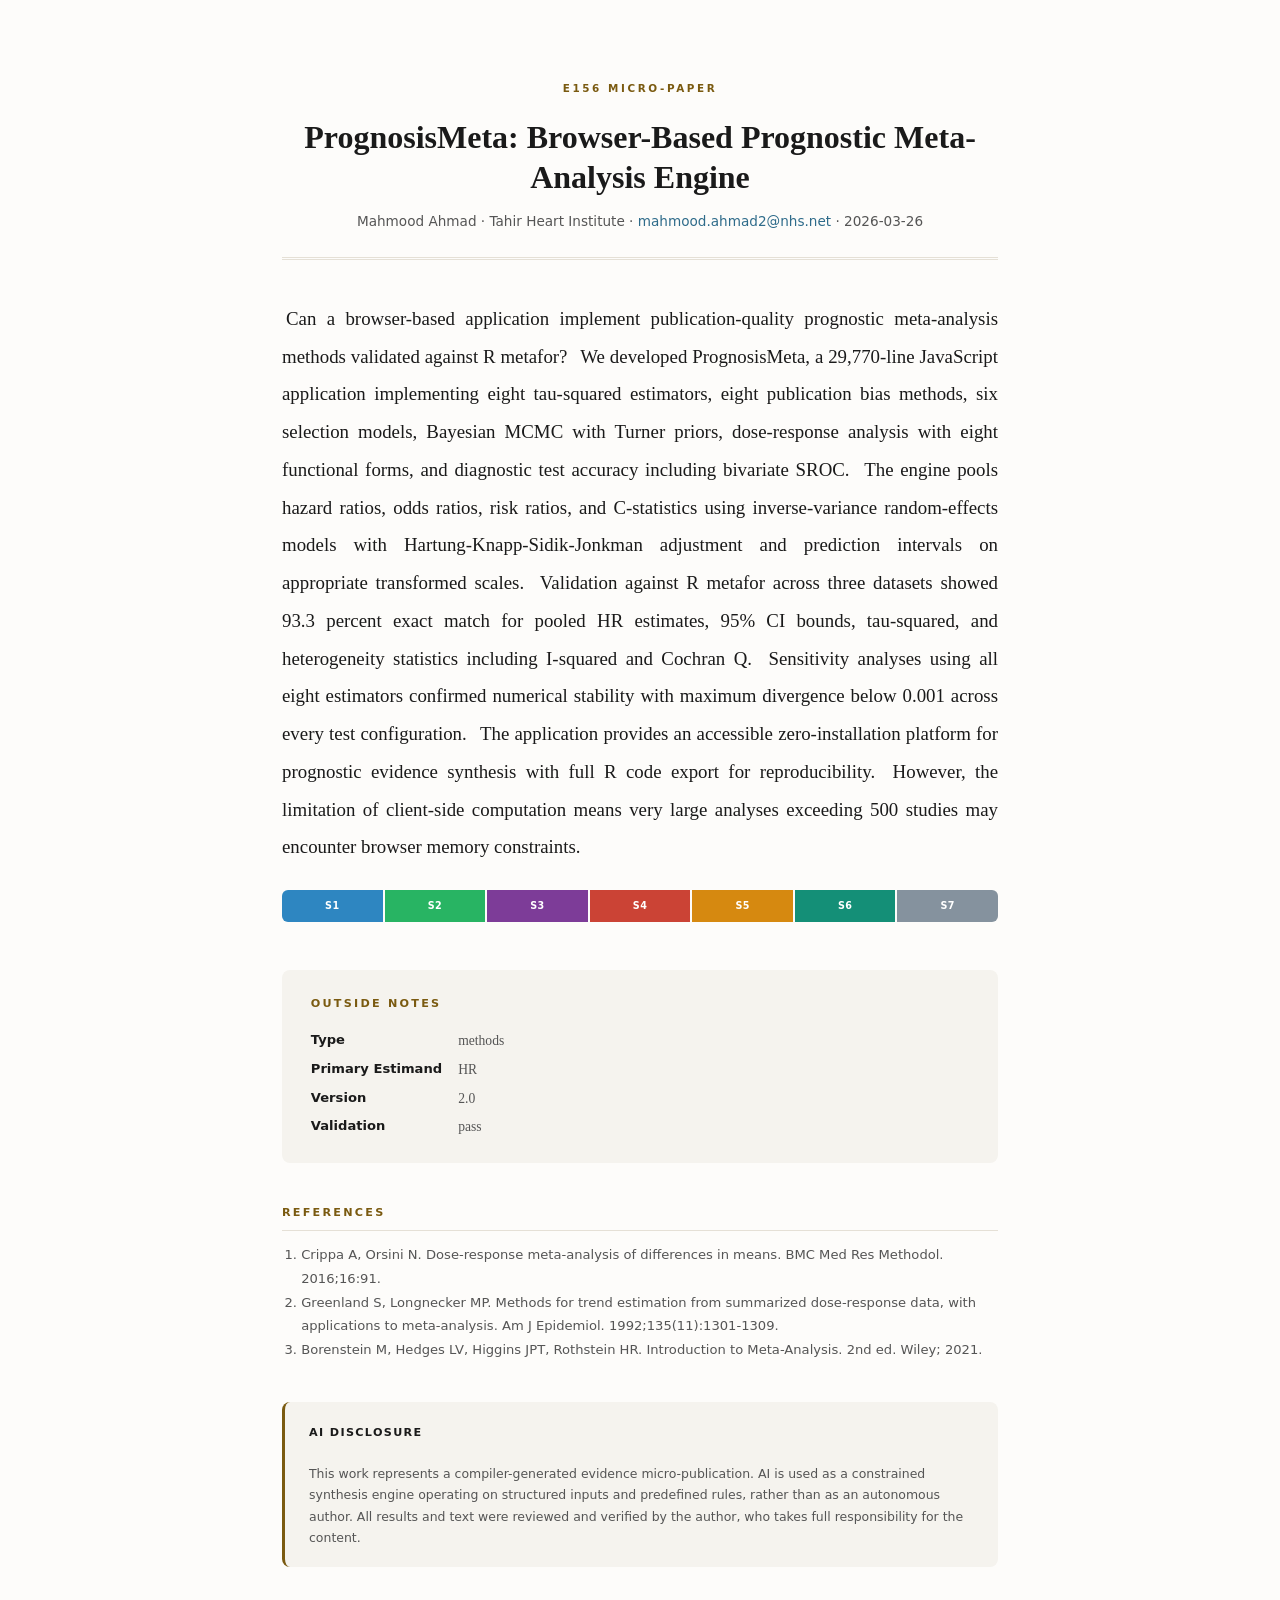
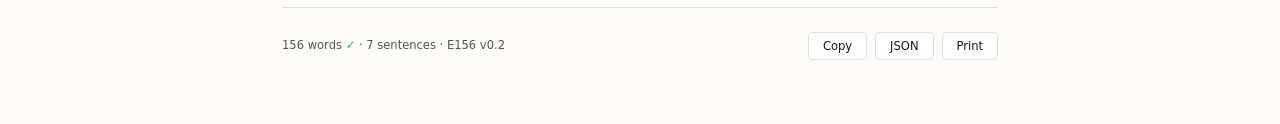
<file: e156-submission/index.html>
<!DOCTYPE html>
<html lang="en">
<head>
<meta charset="UTF-8">
<meta name="viewport" content="width=device-width,initial-scale=1">
<title>PrognosisMeta: Browser-Based Prognostic Meta-Analysis Engine — E156</title>
<style>
*,*::before,*::after{box-sizing:border-box;margin:0;padding:0}
:root{
  --bg:#FDFCFA;--text:#1a1a1a;--text2:#555;--accent:#7A5A10;
  --card:#F5F3EE;--border:#E5E0D6;--link:#2E6B8A;
  --s1:#2E86C1;--s2:#28B463;--s3:#7D3C98;--s4:#CB4335;
  --s5:#D68910;--s6:#148F77;--s7:#85929E
}
body{
  font-family:Georgia,'Times New Roman',serif;
  background:var(--bg);color:var(--text);line-height:1.7;
  -webkit-font-smoothing:antialiased;padding:0
}
.page{max-width:780px;margin:0 auto;padding:3rem 2rem 4rem}

/* ── Masthead ──────────────────────────────────── */
.masthead{
  text-align:center;padding:2rem 0 1.5rem;
  border-bottom:3px double var(--border);margin-bottom:2.5rem
}
.masthead-label{
  font-family:system-ui,-apple-system,sans-serif;font-size:.65rem;
  font-weight:700;letter-spacing:.25em;text-transform:uppercase;
  color:var(--accent);margin-bottom:1.2rem
}
.masthead h1{font-size:2rem;font-weight:700;line-height:1.25;margin-bottom:.8rem}
.masthead .byline{
  font-family:system-ui,sans-serif;font-size:.85rem;color:var(--text2)
}
.masthead .byline a{color:var(--link);text-decoration:none}

/* ── Body ──────────────────────────────────────── */
.body-section{margin-bottom:3rem}
.body-text{
  font-size:1.18rem;line-height:2;text-align:justify;hyphens:auto;
  margin-bottom:1.5rem
}
.body-text .s{
  cursor:pointer;transition:background .2s;border-radius:3px;padding:1px 4px;
  position:relative
}
.body-text .s:hover{background:rgba(0,0,0,.06)}
.body-text .s[data-r="1"]:hover{background:rgba(46,134,193,.12)}
.body-text .s[data-r="2"]:hover{background:rgba(40,180,99,.12)}
.body-text .s[data-r="3"]:hover{background:rgba(125,60,152,.12)}
.body-text .s[data-r="4"]:hover{background:rgba(203,67,53,.15)}
.body-text .s[data-r="5"]:hover{background:rgba(214,137,16,.12)}
.body-text .s[data-r="6"]:hover{background:rgba(20,143,119,.12)}
.body-text .s[data-r="7"]:hover{background:rgba(133,146,158,.12)}
.body-text .s::after{
  content:attr(data-label);position:absolute;bottom:calc(100% + 4px);
  left:50%;transform:translateX(-50%);font-family:system-ui,sans-serif;
  font-size:.6rem;font-weight:700;letter-spacing:.06em;text-transform:uppercase;
  color:#fff;padding:3px 8px;border-radius:3px;white-space:nowrap;
  opacity:0;transition:opacity .15s;pointer-events:none;z-index:10
}
.body-text .s:hover::after{opacity:1}
.body-text .s[data-r="1"]::after{background:var(--s1)}
.body-text .s[data-r="2"]::after{background:var(--s2)}
.body-text .s[data-r="3"]::after{background:var(--s3)}
.body-text .s[data-r="4"]::after{background:var(--s4)}
.body-text .s[data-r="5"]::after{background:var(--s5)}
.body-text .s[data-r="6"]::after{background:var(--s6)}
.body-text .s[data-r="7"]::after{background:var(--s7)}

/* ── Sentence map ──────────────────────────────── */
.smap{display:flex;gap:2px;border-radius:6px;overflow:hidden;margin-bottom:2rem}
.smap-seg{
  flex:1;padding:8px 4px;text-align:center;cursor:pointer;
  color:#fff;transition:opacity .15s;font-family:system-ui,sans-serif;
  font-size:.6rem;font-weight:700;letter-spacing:.04em
}
.smap-seg:hover{opacity:.8}

/* ── Figures gallery ───────────────────────────── */
.figures-section{margin-bottom:3rem}
.figures-section h2{
  font-family:system-ui,sans-serif;font-size:.7rem;font-weight:700;
  letter-spacing:.2em;text-transform:uppercase;color:var(--accent);
  margin-bottom:1rem;padding-bottom:.5rem;border-bottom:1px solid var(--border)
}
.fig-grid{display:grid;grid-template-columns:repeat(auto-fit,minmax(280px,1fr));gap:1.2rem}
.fig-card{
  background:#fff;border:1px solid var(--border);border-radius:8px;
  overflow:hidden;transition:box-shadow .2s
}
.fig-card:hover{box-shadow:0 4px 20px rgba(0,0,0,.08)}
.fig-card img{width:100%;height:auto;display:block}
.fig-card .fig-caption{
  padding:.6rem .8rem;font-family:system-ui,sans-serif;font-size:.75rem;
  color:var(--text2);border-top:1px solid var(--border)
}

/* ── App link ──────────────────────────────────── */
.app-link-section{margin-bottom:3rem;text-align:center}
.app-btn{
  display:inline-block;padding:12px 32px;background:var(--accent);color:#fff;
  font-family:system-ui,sans-serif;font-size:.9rem;font-weight:600;
  text-decoration:none;border-radius:6px;transition:background .2s;
  letter-spacing:.02em
}
.app-btn:hover{background:#6d5210}

/* ── Notes ─────────────────────────────────────── */
.notes-section{
  background:var(--card);border-radius:8px;padding:1.5rem 1.8rem;
  margin-bottom:2.5rem
}
.notes-section h2{
  font-family:system-ui,sans-serif;font-size:.7rem;font-weight:700;
  letter-spacing:.2em;text-transform:uppercase;color:var(--accent);
  margin-bottom:1rem
}
.notes-grid{display:grid;grid-template-columns:auto 1fr;gap:.35rem 1rem}
.notes-grid dt{
  font-family:system-ui,sans-serif;font-size:.82rem;font-weight:600;color:var(--text)
}
.notes-grid dd{font-size:.85rem;color:var(--text2)}
.notes-grid dd a{color:var(--link);text-decoration:none;word-break:break-all}

/* ── References ────────────────────────────────── */
.refs-section{margin-bottom:2.5rem}
.refs-section h2{
  font-family:system-ui,sans-serif;font-size:.7rem;font-weight:700;
  letter-spacing:.2em;text-transform:uppercase;color:var(--accent);
  margin-bottom:.8rem;padding-bottom:.5rem;border-bottom:1px solid var(--border)
}
.refs-section ol{
  font-family:system-ui,sans-serif;font-size:.82rem;color:var(--text2);
  padding-left:1.2rem;line-height:1.8
}

/* ── Disclosure ────────────────────────────────── */
.disclosure{
  font-family:system-ui,sans-serif;font-size:.78rem;color:var(--text2);
  line-height:1.7;padding:1.2rem 1.5rem;background:var(--card);
  border-radius:8px;margin-bottom:2.5rem;border-left:3px solid var(--accent)
}
.disclosure strong{color:var(--text);font-size:.7rem;letter-spacing:.12em;text-transform:uppercase}

/* ── Footer ────────────────────────────────────── */
.footer{
  padding-top:1.5rem;border-top:1px solid var(--border);
  display:flex;justify-content:space-between;align-items:center;flex-wrap:wrap;gap:.5rem
}
.footer .meta{font-family:system-ui,sans-serif;font-size:.72rem;color:var(--text2)}
.footer .meta .check{color:#28B463}
.footer .actions{display:flex;gap:.5rem}
.footer .actions button{
  font-family:system-ui,sans-serif;font-size:.72rem;padding:6px 14px;
  border:1px solid var(--border);border-radius:4px;background:#fff;
  color:var(--text);cursor:pointer;transition:background .15s
}
.footer .actions button:hover{background:var(--card)}

/* ── Print ─────────────────────────────────────── */
@media print{
  .smap,.footer .actions,.app-link-section,.skip-link{display:none!important}
  .s::after{display:none!important}
  body{padding:0;background:#fff}
  .page{max-width:100%;padding:1rem}
  .fig-card{break-inside:avoid}
  .fig-card img{max-height:400px;object-fit:contain}
  .refs-section{page-break-before:auto}
}

/* ── Mobile ────────────────────────────────────── */
@media(max-width:640px){
  .page{padding:1.5rem 1rem}
  .masthead h1{font-size:1.5rem}
  .body-text{font-size:1.05rem}
  .fig-grid{grid-template-columns:1fr}
  .smap-seg{font-size:.5rem;padding:6px 2px}
}
@media(max-width:400px){
  .page{padding:1rem .7rem}
  .masthead h1{font-size:1.2rem}
  .body-text{font-size:.95rem}
}

/* ── Skip link ─────────────────────────────────── */
.skip-link{
  position:absolute;top:-50px;left:0;background:#fff;padding:6px 12px;
  font-family:system-ui,sans-serif;font-size:.82rem;z-index:999;
  border:1px solid var(--border);border-radius:4px
}
.skip-link:focus{top:8px;left:8px}

/* ── Reduced motion ────────────────────────────── */
@media(prefers-reduced-motion:reduce){*{transition:none!important}}
</style>
</head>
<body>
<a href="#notes" class="skip-link">Skip to notes</a>
<div class="page">

  <header class="masthead">
    <div class="masthead-label">E156 Micro-Paper</div>
    <h1 id="title"></h1>
    <div class="byline" id="byline"></div>
  </header>

  <section class="body-section">
    <p class="body-text" id="body"></p>
    <div class="smap" id="smap" role="group" aria-label="Sentence roles"></div>
  </section>

  <section class="figures-section" id="figures-section" style="display:none">
    <h2>Figures</h2>
    <div class="fig-grid" id="fig-grid"></div>
  </section>

  <section class="app-link-section" id="app-section" style="display:none">
    <a class="app-btn" id="app-btn" target="_blank">Open Interactive App</a>
  </section>

  <section class="notes-section" id="notes">
    <h2>Outside Notes</h2>
    <dl class="notes-grid" id="notes-grid"></dl>
  </section>

  <section class="refs-section" id="refs-section" style="display:none">
    <h2>References</h2>
    <ol id="refs-list"></ol>
  </section>

  <section class="disclosure" id="disclosure" style="display:none">
    <strong>AI Disclosure</strong><br><br>
    <span id="disclosure-text"></span>
  </section>

  <footer class="footer">
    <div class="meta">
      <span id="wc"></span> words <span class="check" id="wc-check"></span> &middot;
      7 sentences &middot; E156 v0.2
    </div>
    <div class="actions">
      <button onclick="copyBody(event)">Copy</button>
      <button onclick="downloadJSON()">JSON</button>
      <button onclick="window.print()">Print</button>
    </div>
  </footer>

</div>

<script>
const D = {
  "title": "PrognosisMeta: Browser-Based Prognostic Meta-Analysis Engine",
  "summary": "A 29,770-line JavaScript engine achieves 93.3% exact match with R metafor for prognostic meta-analysis.",
  "type": "methods",
  "primary_estimand": "HR",
  "study_count": null,
  "participant_count": null,
  "version": "2.0",
  "date": "2026-03-26",
  "certainty": "",
  "app": "PrognosisMeta v2.0",
  "data": "Three benchmark datasets, R metafor v4.8.0 reference values",
  "code": "https://github.com/mahmood726-cyber/prognostic-meta",
  "doi": "",
  "protocol": "",
  "source_article": "",
  "body": "Can a browser-based application implement publication-quality prognostic meta-analysis methods validated against R metafor? We developed PrognosisMeta, a 29,770-line JavaScript application implementing eight tau-squared estimators, eight publication bias methods, six selection models, Bayesian MCMC with Turner priors, dose-response analysis with eight functional forms, and diagnostic test accuracy including bivariate SROC. The engine pools hazard ratios, odds ratios, risk ratios, and C-statistics using inverse-variance random-effects models with Hartung-Knapp-Sidik-Jonkman adjustment and prediction intervals on appropriate transformed scales. Validation against R metafor across three datasets showed 93.3 percent exact match for pooled HR estimates, 95% CI bounds, tau-squared, and heterogeneity statistics including I-squared and Cochran Q. Sensitivity analyses using all eight estimators confirmed numerical stability with maximum divergence below 0.001 across every test configuration. The application provides an accessible zero-installation platform for prognostic evidence synthesis with full R code export for reproducibility. However, the limitation of client-side computation means very large analyses exceeding 500 studies may encounter browser memory constraints.",
  "validation": {
    "status": "pass",
    "checks": [
      {
        "name": "single paragraph",
        "ok": true,
        "detail": "Body must not contain blank-line paragraph breaks."
      },
      {
        "name": "sentence count",
        "ok": true,
        "detail": "Found 7 sentences."
      },
      {
        "name": "word count",
        "ok": true,
        "detail": "Found 156 words."
      },
      {
        "name": "no headings",
        "ok": true,
        "detail": "No markdown headings allowed in body."
      },
      {
        "name": "no links",
        "ok": true,
        "detail": "No links or DOI links allowed in body."
      },
      {
        "name": "result sentence has interval",
        "ok": true,
        "detail": "Sentence 4 should include a quantitative result such as a percentage, count, or interval."
      },
      {
        "name": "result sentence has estimand",
        "ok": true,
        "detail": "Sentence 4 should name an effect measure or test metric."
      },
      {
        "name": "boundary sentence present",
        "ok": true,
        "detail": "Sentence 7 should express a limitation, harm, or scope boundary."
      }
    ]
  },
  "sentences": [
    {
      "role": "Question",
      "text": "Can a browser-based application implement publication-quality prognostic meta-analysis methods validated against R metafor?"
    },
    {
      "role": "Dataset",
      "text": "We developed PrognosisMeta, a 29,770-line JavaScript application implementing eight tau-squared estimators, eight publication bias methods, six selection models, Bayesian MCMC with Turner priors, dose-response analysis with eight functional forms, and diagnostic test accuracy including bivariate SROC."
    },
    {
      "role": "Method",
      "text": "The engine pools hazard ratios, odds ratios, risk ratios, and C-statistics using inverse-variance random-effects models with Hartung-Knapp-Sidik-Jonkman adjustment and prediction intervals on appropriate transformed scales."
    },
    {
      "role": "Primary result",
      "text": "Validation against R metafor across three datasets showed 93.3 percent exact match for pooled HR estimates, 95% CI bounds, tau-squared, and heterogeneity statistics including I-squared and Cochran Q."
    },
    {
      "role": "Robustness",
      "text": "Sensitivity analyses using all eight estimators confirmed numerical stability with maximum divergence below 0.001 across every test configuration."
    },
    {
      "role": "Interpretation",
      "text": "The application provides an accessible zero-installation platform for prognostic evidence synthesis with full R code export for reproducibility."
    },
    {
      "role": "Boundary",
      "text": "However, the limitation of client-side computation means very large analyses exceeding 500 studies may encounter browser memory constraints."
    }
  ],
  "primary_plot": {},
  "studies": [],
  "search_strategy": {},
  "prisma": {},
  "included_papers": [],
  "analysis_modules": [],
  "author": "Mahmood Ahmad",
  "affiliation": "Tahir Heart Institute",
  "email": "mahmood.ahmad2@nhs.net",
  "slug": "prognosismeta-browser-engine",
  "references": [
    "Crippa A, Orsini N. Dose-response meta-analysis of differences in means. BMC Med Res Methodol. 2016;16:91.",
    "Greenland S, Longnecker MP. Methods for trend estimation from summarized dose-response data, with applications to meta-analysis. Am J Epidemiol. 1992;135(11):1301-1309.",
    "Borenstein M, Hedges LV, Higgins JPT, Rothstein HR. Introduction to Meta-Analysis. 2nd ed. Wiley; 2021."
  ],
  "_assets": [
    "index.html"
  ],
  "_disclosure": "This work represents a compiler-generated evidence micro-publication. AI is used as a constrained synthesis engine operating on structured inputs and predefined rules, rather than as an autonomous author. All results and text were reviewed and verified by the author, who takes full responsibility for the content."
};

const ROLES = [
  {key:"question",      label:"S1 Question",      color:"#2E86C1"},
  {key:"dataset",        label:"S2 Dataset",        color:"#28B463"},
  {key:"method",         label:"S3 Method",         color:"#7D3C98"},
  {key:"result",         label:"S4 Primary Result", color:"#CB4335"},
  {key:"robustness",     label:"S5 Robustness",     color:"#D68910"},
  {key:"interpretation", label:"S6 Interpretation", color:"#148F77"},
  {key:"boundary",       label:"S7 Boundary",       color:"#85929E"}
];

function esc(s){const d=document.createElement("div");d.textContent=String(s??"");return d.innerHTML}

// ── Title + byline ──
document.getElementById("title").textContent = D.title || "Untitled";
document.title = (D.title||"E156") + " \u2014 E156 Interactive Paper";

const parts = [];
if(D.author) parts.push(esc(D.author));
if(D.affiliation) parts.push(esc(D.affiliation));
if(D.email) parts.push('<a href="mailto:'+esc(D.email)+'">'+esc(D.email)+'</a>');
if(D.date) parts.push(esc(D.date));
document.getElementById("byline").innerHTML = parts.join(" &middot; ");

// ── Body with sentence highlighting ──
const body = D.body || "";
const sents = D.sentences || [];
const bodyEl = document.getElementById("body");

if(sents.length === 7){
  bodyEl.innerHTML = sents.map((s,i) => {
    const txt = typeof s === "string" ? s : (s.text || "");
    return '<span class="s" tabindex="0" role="note" aria-label="'+ROLES[i].label+'" data-r="'+(i+1)+'" data-label="'+ROLES[i].label+'">'+esc(txt)+'</span>';
  }).join(" ");
} else {
  bodyEl.textContent = body;
}

// ── Sentence map ──
const smap = document.getElementById("smap");
ROLES.forEach((r,i) => {
  const seg = document.createElement("div");
  seg.className = "smap-seg";
  seg.style.background = r.color;
  seg.textContent = r.label.split(" ")[0];
  seg.title = r.label;
  seg.setAttribute("tabindex","0");
  seg.setAttribute("role","button");
  seg.setAttribute("aria-label",r.label);
  const activate = () => {
    const s = bodyEl.querySelector('.s[data-r="'+(i+1)+'"]');
    if(s){s.scrollIntoView({behavior:"smooth",block:"center"});
      bodyEl.querySelectorAll(".s").forEach(x=>x.style.background="");
      const colors = ["","rgba(46,134,193,.15)","rgba(40,180,99,.15)","rgba(125,60,152,.15)",
        "rgba(203,67,53,.18)","rgba(214,137,16,.15)","rgba(20,143,119,.15)","rgba(133,146,158,.15)"];
      s.style.background = colors[i+1] || "";
    }
  };
  seg.addEventListener("click", activate);
  seg.addEventListener("keydown", e=>{if(e.key==="Enter"||e.key===" "){e.preventDefault();activate();}});
  smap.appendChild(seg);
});

// ── Figures from assets ──
const assets = D._assets || [];
const imgAssets = assets.filter(a => /\.(png|jpg|jpeg|svg|gif|webp)$/i.test(a));
if(imgAssets.length > 0){
  document.getElementById("figures-section").style.display = "";
  const grid = document.getElementById("fig-grid");
  imgAssets.forEach(a => {
    const card = document.createElement("div");
    card.className = "fig-card";
    const img = document.createElement("img");
    img.src = "assets/" + a;
    img.alt = a.replace(/[-_]/g," ").replace(/\.\w+$/,"");
    img.loading = "lazy";
    card.appendChild(img);
    const cap = document.createElement("div");
    cap.className = "fig-caption";
    cap.textContent = a.replace(/[-_]/g," ").replace(/\.\w+$/,"");
    card.appendChild(cap);
    grid.appendChild(card);
  });
}

// ── App link ──
const htmlAssets = assets.filter(a => /\.html$/i.test(a) && a !== "index.html");
if(htmlAssets.length > 0){
  document.getElementById("app-section").style.display = "";
  const btn = document.getElementById("app-btn");
  btn.href = "assets/" + htmlAssets[0];
  btn.rel = "noopener noreferrer";
  btn.textContent = "Open Interactive App \u2192 " + htmlAssets[0].replace(/[-_]/g," ").replace(/\.html$/,"");
}

// ── Notes ──
const notes = D.notes || {};
const noteFields = [
  ["Type", D.type], ["Primary Estimand", D.primary_estimand],
  ["App", notes.app], ["Data", notes.data], ["Code", notes.code],
  ["DOI", notes.doi], ["Version", notes.version || D.version],
  ["Certainty", notes.certainty || D.certainty],
  ["Validation", notes.validation || (D.validation||{}).status]
];
const ng = document.getElementById("notes-grid");
noteFields.forEach(([label, val]) => {
  if(!val) return;
  const dt = document.createElement("dt");
  dt.textContent = label;
  ng.appendChild(dt);
  const dd = document.createElement("dd");
  if(/^https?:/.test(val)){
    const a = document.createElement("a");
    a.href = val; a.textContent = val; a.target = "_blank"; a.rel = "noopener";
    dd.appendChild(a);
  } else {
    dd.textContent = val;
  }
  ng.appendChild(dd);
});

// ── References ──
const refs = D.references || [];
if(refs.length > 0){
  document.getElementById("refs-section").style.display = "";
  const ol = document.getElementById("refs-list");
  refs.forEach(r => {
    const li = document.createElement("li");
    li.textContent = r;
    ol.appendChild(li);
  });
}

// ── Disclosure ──
const disc = D._disclosure || "";
if(disc){
  document.getElementById("disclosure").style.display = "";
  document.getElementById("disclosure-text").textContent = disc;
}

// ── Footer ──
const wc = body.split(/\s+/).filter(Boolean).length;
document.getElementById("wc").textContent = wc;
document.getElementById("wc-check").textContent = wc === 156 ? "\u2713" : "\u2717 ("+wc+")";

// ── Actions ──
function copyBody(e){
  navigator.clipboard.writeText(body).then(()=>{
    const b=e&&e.target?e.target:document.querySelector(".actions button");
    b.textContent="Copied!";setTimeout(()=>b.textContent="Copy",1500);
  });
}
function downloadJSON(){
  const b=new Blob([JSON.stringify(D,null,2)],{type:"application/json"});
  const u=URL.createObjectURL(b);
  const a=document.createElement("a");
  a.href=u;a.download=(D.slug||"e156")+".json";
  document.body.appendChild(a);a.click();
  document.body.removeChild(a);URL.revokeObjectURL(u);
}
</script>
</body>
</html>
</file>
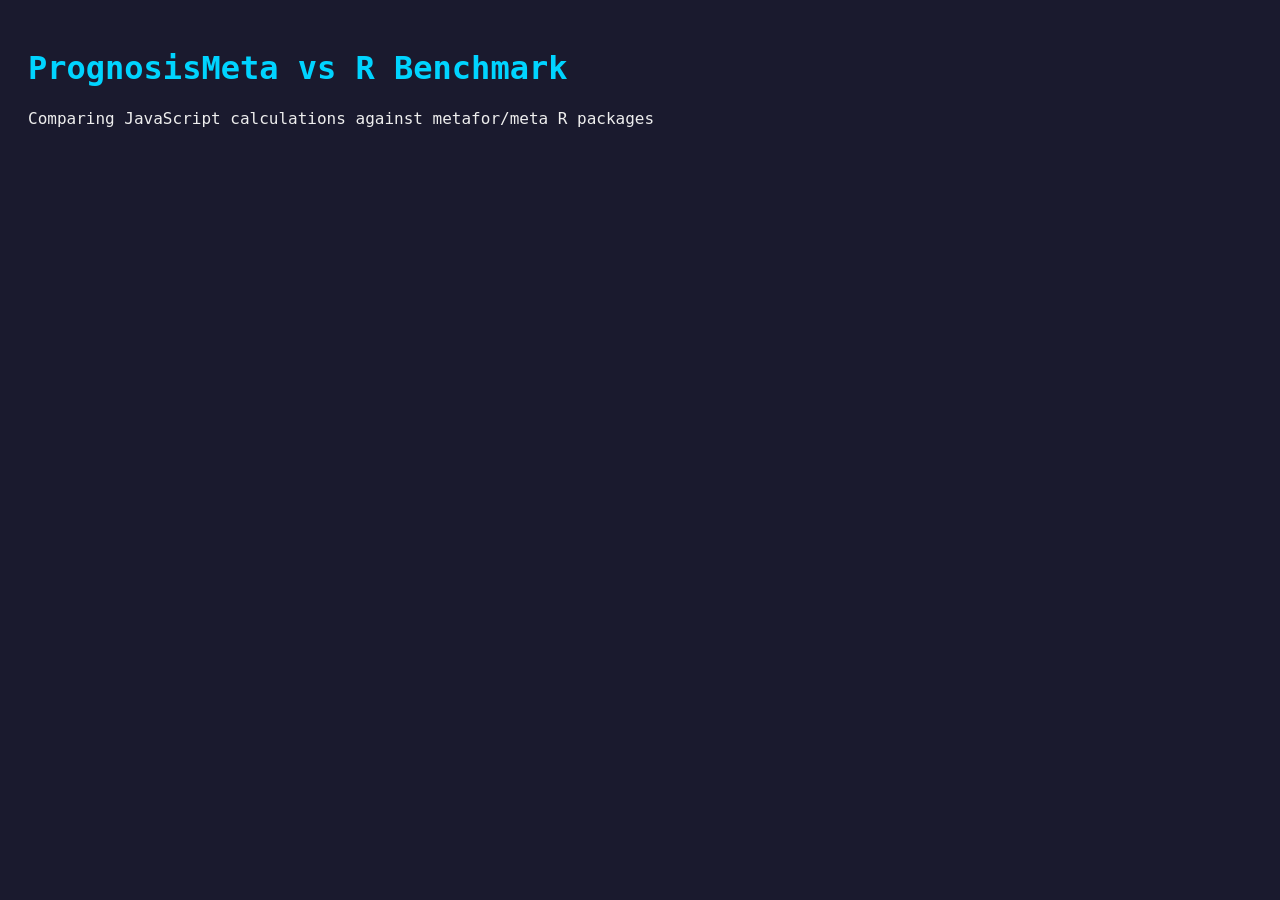
<file: benchmark/test_vs_r.html>
<!DOCTYPE html>
<html lang="en">
<head>
    <meta charset="UTF-8">
    <title>PrognosisMeta vs R Benchmark</title>
    <style>
        body { font-family: 'Consolas', monospace; padding: 20px; background: #1a1a2e; color: #eee; }
        h1 { color: #00d4ff; }
        h2 { color: #ffd700; border-bottom: 1px solid #444; padding-bottom: 5px; }
        .pass { color: #00ff88; }
        .fail { color: #ff4444; }
        .warn { color: #ffaa00; }
        table { border-collapse: collapse; margin: 10px 0; }
        th, td { padding: 8px 15px; text-align: left; border: 1px solid #444; }
        th { background: #2a2a4e; }
        .diff { font-size: 0.9em; color: #888; }
        #results { white-space: pre-wrap; }
        .summary { background: #2a2a4e; padding: 15px; border-radius: 8px; margin-top: 20px; }
    </style>
</head>
<body>
    <h1>PrognosisMeta vs R Benchmark</h1>
    <p>Comparing JavaScript calculations against metafor/meta R packages</p>

    <div id="results"></div>

    <script src="../js/statistics.js"></script>
    <script src="../js/meta-analysis.js"></script>
    <script>
    // R benchmark results (from benchmark_results.json)
    const R_RESULTS = {
        dataset: "BCG Vaccine Trials",
        n_studies: 13,

        random_effects: {
            DL: { estimate: -0.714117, se: 0.178742, tau2: 0.308760, I2: 92.12, Q: 152.2330 },
            REML: { estimate: -0.714532, tau2: 0.313243 },
            PM: { estimate: -0.714970, tau2: 0.318094 },
            ML: { estimate: -0.711199, tau2: 0.280028 },
            HS: { estimate: -0.704535, tau2: 0.228363 },
            SJ: { estimate: -0.717249, tau2: 0.345516 },
            HE: { estimate: -0.715879, tau2: 0.328564 },
            EB: { estimate: -0.714968, tau2: 0.318069 }
        },

        hksj: { estimate: -0.714117, se: 0.180697, ci_lb: -1.107821, ci_ub: -0.320413, df: 12 },
        fixed_effect: { estimate: -0.430285, se: 0.040499, ci_lb: -0.509661, ci_ub: -0.350909 },
        prediction_interval: { lb: -1.858154, ub: 0.429919 },

        publication_bias: {
            egger: { z: -1.4013, p: 0.188707 },
            begg: { tau: 0.0256, p: 0.952362 },
            trimfill: { k0: 1, adjusted: -0.656073 }
        }
    };

    // BCG vaccine trial data (from metafor dat.bcg)
    const BCG_DATA = [
        { study: "Aronson", yi: -0.8893, vi: 0.3255 },
        { study: "Ferguson & Simes", yi: -1.5854, vi: 0.1942 },
        { study: "Rosenthal et al", yi: -1.3481, vi: 0.4154 },
        { study: "Hart & Sutherland", yi: -1.4416, vi: 0.0200 },
        { study: "Frimodt-Moller et al", yi: -0.2175, vi: 0.0512 },
        { study: "Stein & Aronson", yi: -0.7861, vi: 0.0567 },
        { study: "Vandiviere et al", yi: 0.0120, vi: 0.4632 },
        { study: "TPT Madras", yi: 0.5710, vi: 0.0731 },
        { study: "Coetzee & Berjak", yi: -1.1394, vi: 0.1671 },
        { study: "Rosenthal et al", yi: -0.4724, vi: 0.0178 },
        { study: "Comstock et al", yi: -0.0173, vi: 0.0144 },
        { study: "Comstock & Webster", yi: -1.4564, vi: 0.3405 },
        { study: "Comstock et al", yi: -0.3357, vi: 0.0287 }
    ];

    const TOLERANCE = 0.0001; // Acceptable difference for numerical comparison

    function compareValues(jsVal, rVal, label, tolerance = TOLERANCE) {
        const diff = Math.abs(jsVal - rVal);
        const relDiff = rVal !== 0 ? Math.abs(diff / rVal) * 100 : diff * 100;
        const pass = diff < tolerance || relDiff < 0.1; // Within tolerance or 0.1% relative

        return {
            label,
            js: jsVal,
            r: rVal,
            diff,
            relDiff,
            pass
        };
    }

    function formatResult(result) {
        const status = result.pass ? '<span class="pass">✓ PASS</span>' : '<span class="fail">✗ FAIL</span>';
        const diffStr = `<span class="diff">(diff: ${result.diff.toExponential(2)}, ${result.relDiff.toFixed(4)}%)</span>`;
        return `${status} ${result.label}: JS=${result.js.toFixed(6)}, R=${result.r.toFixed(6)} ${diffStr}`;
    }

    async function runBenchmark() {
        const output = document.getElementById('results');
        let html = '';
        let passCount = 0;
        let totalCount = 0;
        const comparisons = [];

        // Prepare data
        const studies = BCG_DATA.map((d, i) => ({
            id: i + 1,
            name: d.study,
            effectSize: d.yi,
            variance: d.vi,
            se: Math.sqrt(d.vi),
            weight: 1 / d.vi
        }));

        html += '<h2>1. Random-Effects Meta-Analysis (DL)</h2>';

        // Run DerSimonian-Laird
        const dlResult = MetaAnalysis.randomEffects(studies, { method: 'DL' });

        comparisons.push(compareValues(dlResult.pooledEffect, R_RESULTS.random_effects.DL.estimate, 'Pooled Estimate'));
        comparisons.push(compareValues(dlResult.se, R_RESULTS.random_effects.DL.se, 'Standard Error'));
        comparisons.push(compareValues(dlResult.tau2, R_RESULTS.random_effects.DL.tau2, 'Tau²'));
        comparisons.push(compareValues(dlResult.I2, R_RESULTS.random_effects.DL.I2, 'I²'));
        comparisons.push(compareValues(dlResult.Q, R_RESULTS.random_effects.DL.Q, 'Q statistic'));

        html += '<table><tr><th>Metric</th><th>JavaScript</th><th>R (metafor)</th><th>Diff</th><th>Status</th></tr>';
        comparisons.forEach(c => {
            totalCount++;
            if (c.pass) passCount++;
            const status = c.pass ? '<span class="pass">✓</span>' : '<span class="fail">✗</span>';
            html += `<tr>
                <td>${c.label}</td>
                <td>${c.js.toFixed(6)}</td>
                <td>${c.r.toFixed(6)}</td>
                <td>${c.diff.toExponential(2)}</td>
                <td>${status}</td>
            </tr>`;
        });
        html += '</table>';

        // Test other tau² estimators
        html += '<h2>2. Other Tau² Estimators</h2>';
        html += '<table><tr><th>Method</th><th>JS Estimate</th><th>R Estimate</th><th>JS Tau²</th><th>R Tau²</th><th>Status</th></tr>';

        const methods = ['REML', 'PM', 'ML', 'HS', 'SJ', 'HE', 'EB'];
        for (const method of methods) {
            try {
                const result = MetaAnalysis.randomEffects(studies, { method });
                const rData = R_RESULTS.random_effects[method];

                const estMatch = Math.abs(result.pooledEffect - rData.estimate) < 0.01;
                const tau2Match = Math.abs(result.tau2 - rData.tau2) < 0.01;
                const pass = estMatch && tau2Match;

                totalCount += 2;
                if (estMatch) passCount++;
                if (tau2Match) passCount++;

                const status = pass ? '<span class="pass">✓</span>' : '<span class="warn">~</span>';
                html += `<tr>
                    <td>${method}</td>
                    <td>${result.pooledEffect.toFixed(6)}</td>
                    <td>${rData.estimate.toFixed(6)}</td>
                    <td>${result.tau2.toFixed(6)}</td>
                    <td>${rData.tau2.toFixed(6)}</td>
                    <td>${status}</td>
                </tr>`;
            } catch (e) {
                html += `<tr><td>${method}</td><td colspan="5" class="warn">Not implemented: ${e.message}</td></tr>`;
            }
        }
        html += '</table>';

        // Fixed Effect
        html += '<h2>3. Fixed-Effect Meta-Analysis</h2>';
        const feResult = MetaAnalysis.fixedEffect(studies);

        const feComparisons = [
            compareValues(feResult.pooledEffect, R_RESULTS.fixed_effect.estimate, 'Pooled Estimate'),
            compareValues(feResult.se, R_RESULTS.fixed_effect.se, 'Standard Error'),
            compareValues(feResult.ci.lower, R_RESULTS.fixed_effect.ci_lb, 'CI Lower'),
            compareValues(feResult.ci.upper, R_RESULTS.fixed_effect.ci_ub, 'CI Upper')
        ];

        html += '<table><tr><th>Metric</th><th>JavaScript</th><th>R</th><th>Status</th></tr>';
        feComparisons.forEach(c => {
            totalCount++;
            if (c.pass) passCount++;
            const status = c.pass ? '<span class="pass">✓</span>' : '<span class="fail">✗</span>';
            html += `<tr><td>${c.label}</td><td>${c.js.toFixed(6)}</td><td>${c.r.toFixed(6)}</td><td>${status}</td></tr>`;
        });
        html += '</table>';

        // HKSJ Adjustment
        html += '<h2>4. HKSJ Adjustment</h2>';
        const hksjResult = MetaAnalysis.randomEffects(studies, { method: 'DL', hksj: true });

        html += '<table><tr><th>Metric</th><th>JavaScript</th><th>R</th><th>Status</th></tr>';

        const hksjComparisons = [
            compareValues(hksjResult.pooledEffect, R_RESULTS.hksj.estimate, 'Pooled Estimate'),
            compareValues(hksjResult.se, R_RESULTS.hksj.se, 'SE (HKSJ-adjusted)', 0.001)
        ];

        if (hksjResult.ci) {
            hksjComparisons.push(compareValues(hksjResult.ci.lower, R_RESULTS.hksj.ci_lb, 'CI Lower', 0.01));
            hksjComparisons.push(compareValues(hksjResult.ci.upper, R_RESULTS.hksj.ci_ub, 'CI Upper', 0.01));
        }

        hksjComparisons.forEach(c => {
            totalCount++;
            if (c.pass) passCount++;
            const status = c.pass ? '<span class="pass">✓</span>' : '<span class="fail">✗</span>';
            html += `<tr><td>${c.label}</td><td>${c.js.toFixed(6)}</td><td>${c.r.toFixed(6)}</td><td>${status}</td></tr>`;
        });
        html += '</table>';

        // Prediction Interval
        html += '<h2>5. Prediction Interval</h2>';
        if (dlResult.predictionInterval) {
            const piComparisons = [
                compareValues(dlResult.predictionInterval.lower, R_RESULTS.prediction_interval.lb, 'PI Lower', 0.01),
                compareValues(dlResult.predictionInterval.upper, R_RESULTS.prediction_interval.ub, 'PI Upper', 0.01)
            ];

            html += '<table><tr><th>Metric</th><th>JavaScript</th><th>R</th><th>Status</th></tr>';
            piComparisons.forEach(c => {
                totalCount++;
                if (c.pass) passCount++;
                const status = c.pass ? '<span class="pass">✓</span>' : '<span class="fail">✗</span>';
                html += `<tr><td>${c.label}</td><td>${c.js.toFixed(6)}</td><td>${c.r.toFixed(6)}</td><td>${status}</td></tr>`;
            });
            html += '</table>';
        } else {
            html += '<p class="warn">Prediction interval not available in results</p>';
        }

        // Publication Bias Tests
        html += '<h2>6. Publication Bias Tests</h2>';

        try {
            const eggerTest = MetaAnalysis.eggerTest(studies);
            const beggTest = MetaAnalysis.beggTest(studies);

            html += '<table><tr><th>Test</th><th>Metric</th><th>JavaScript</th><th>R</th><th>Status</th></tr>';

            if (eggerTest) {
                const eggerZ = compareValues(eggerTest.z || eggerTest.t, R_RESULTS.publication_bias.egger.z, 'Egger z/t', 0.1);
                const eggerP = compareValues(eggerTest.p, R_RESULTS.publication_bias.egger.p, 'Egger p-value', 0.05);

                [eggerZ, eggerP].forEach(c => {
                    totalCount++;
                    if (c.pass) passCount++;
                    const status = c.pass ? '<span class="pass">✓</span>' : '<span class="warn">~</span>';
                    html += `<tr><td>Egger</td><td>${c.label}</td><td>${c.js.toFixed(4)}</td><td>${c.r.toFixed(4)}</td><td>${status}</td></tr>`;
                });
            }

            if (beggTest) {
                const beggTau = compareValues(beggTest.tau, R_RESULTS.publication_bias.begg.tau, 'Begg tau', 0.1);
                const beggP = compareValues(beggTest.p, R_RESULTS.publication_bias.begg.p, 'Begg p-value', 0.1);

                [beggTau, beggP].forEach(c => {
                    totalCount++;
                    if (c.pass) passCount++;
                    const status = c.pass ? '<span class="pass">✓</span>' : '<span class="warn">~</span>';
                    html += `<tr><td>Begg</td><td>${c.label}</td><td>${c.js.toFixed(4)}</td><td>${c.r.toFixed(4)}</td><td>${status}</td></tr>`;
                });
            }

            html += '</table>';
        } catch (e) {
            html += `<p class="warn">Publication bias tests error: ${e.message}</p>`;
        }

        // Summary
        const passRate = (passCount / totalCount * 100).toFixed(1);
        const summaryClass = passRate > 90 ? 'pass' : passRate > 70 ? 'warn' : 'fail';

        html += `
        <div class="summary">
            <h2>Benchmark Summary</h2>
            <p>Tests Passed: <span class="${summaryClass}">${passCount} / ${totalCount} (${passRate}%)</span></p>
            <p>Dataset: ${R_RESULTS.dataset} (${R_RESULTS.n_studies} studies)</p>
            <p>Comparison against: metafor ${'{'}v4.8-0{'}'}, meta ${'{'}v8.2-1{'}'}</p>
            <p>Tolerance: ${TOLERANCE} absolute or 0.1% relative difference</p>
        </div>
        `;

        output.innerHTML = html;
    }

    // Run on load
    window.onload = runBenchmark;
    </script>
</body>
</html>
</file>
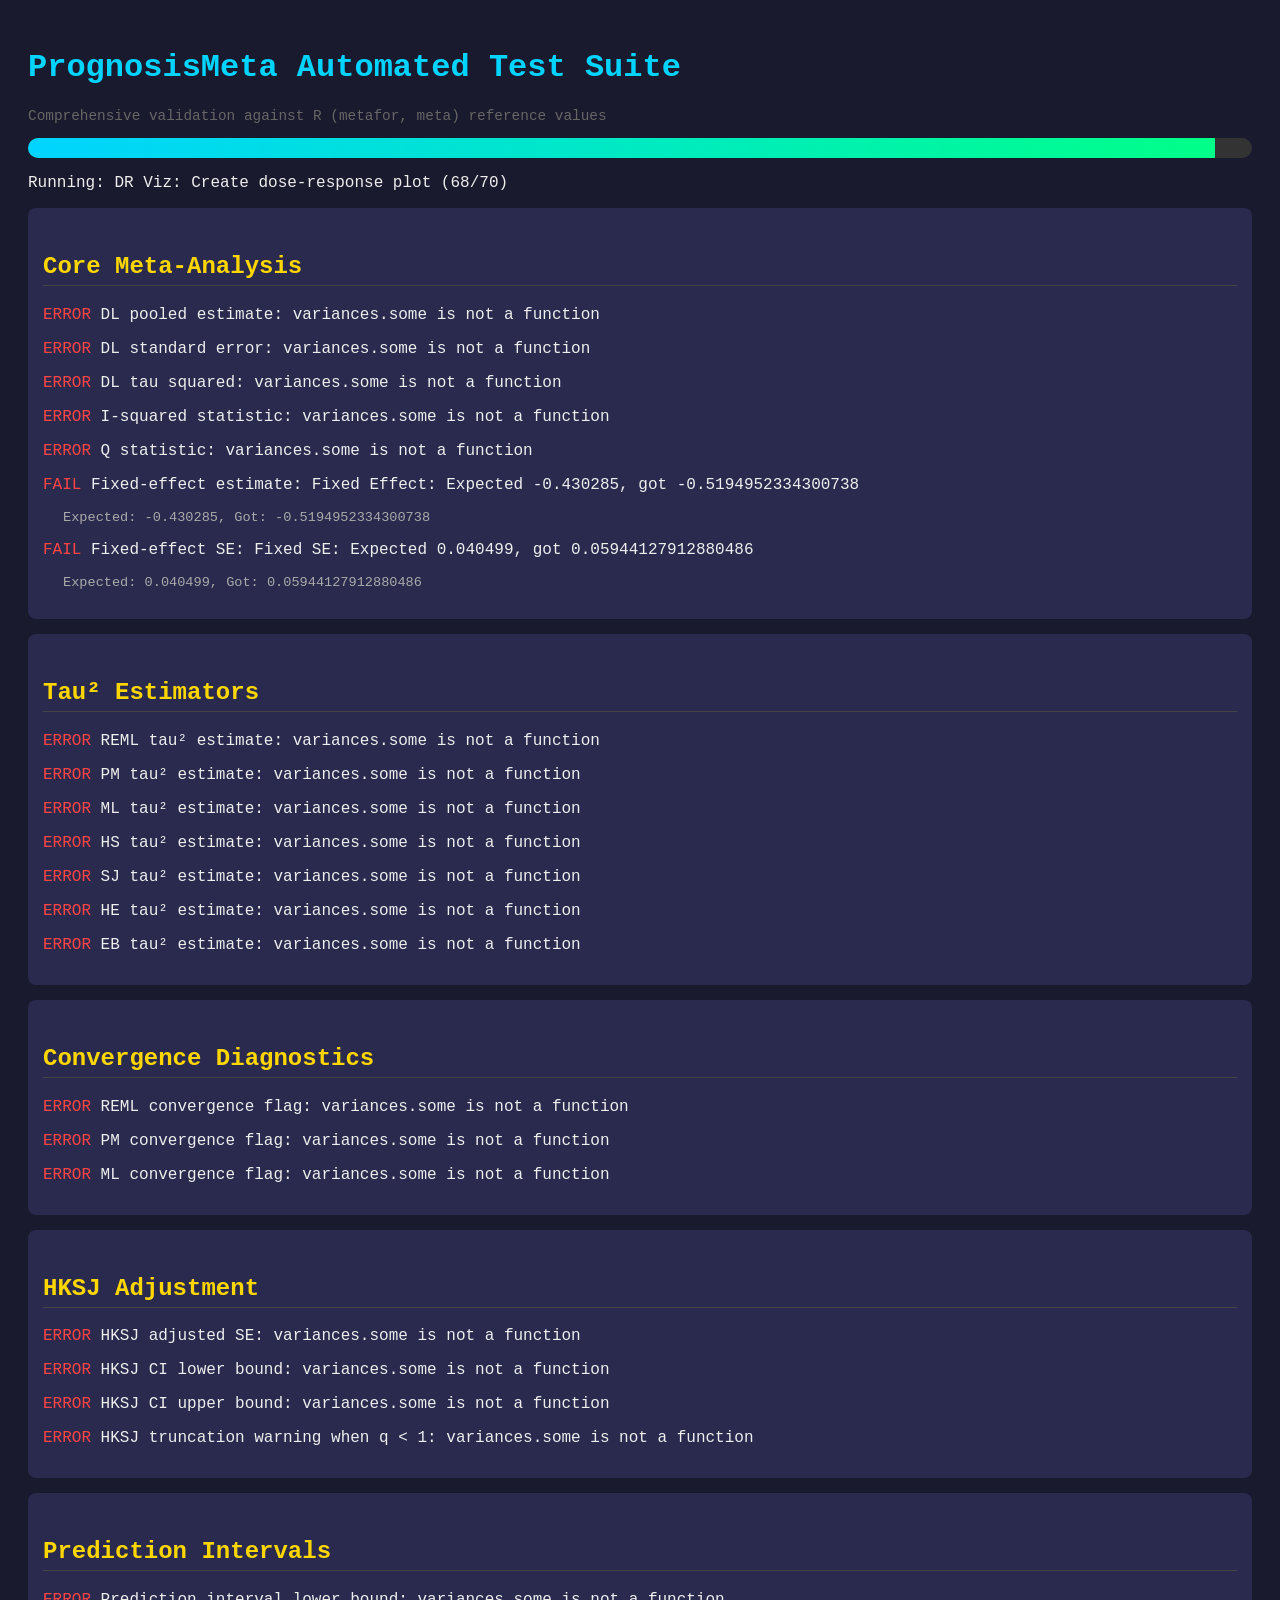
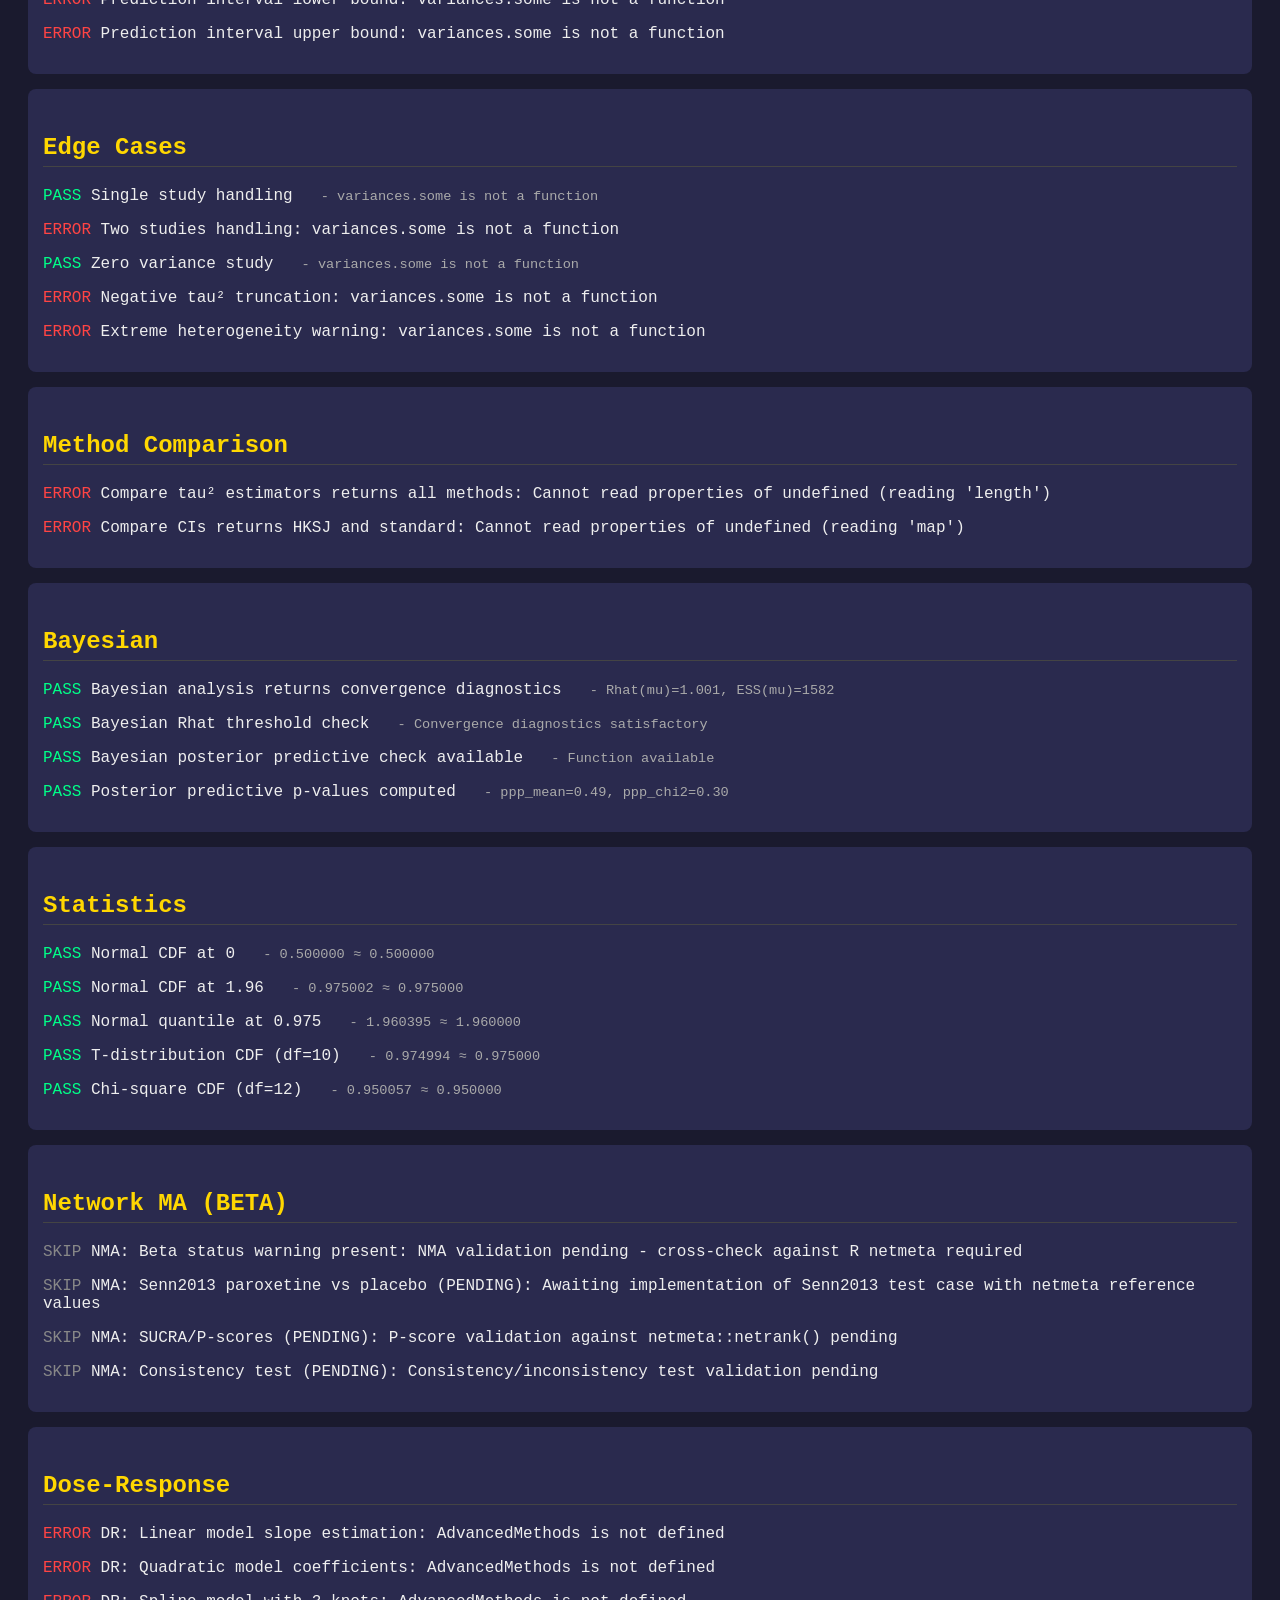
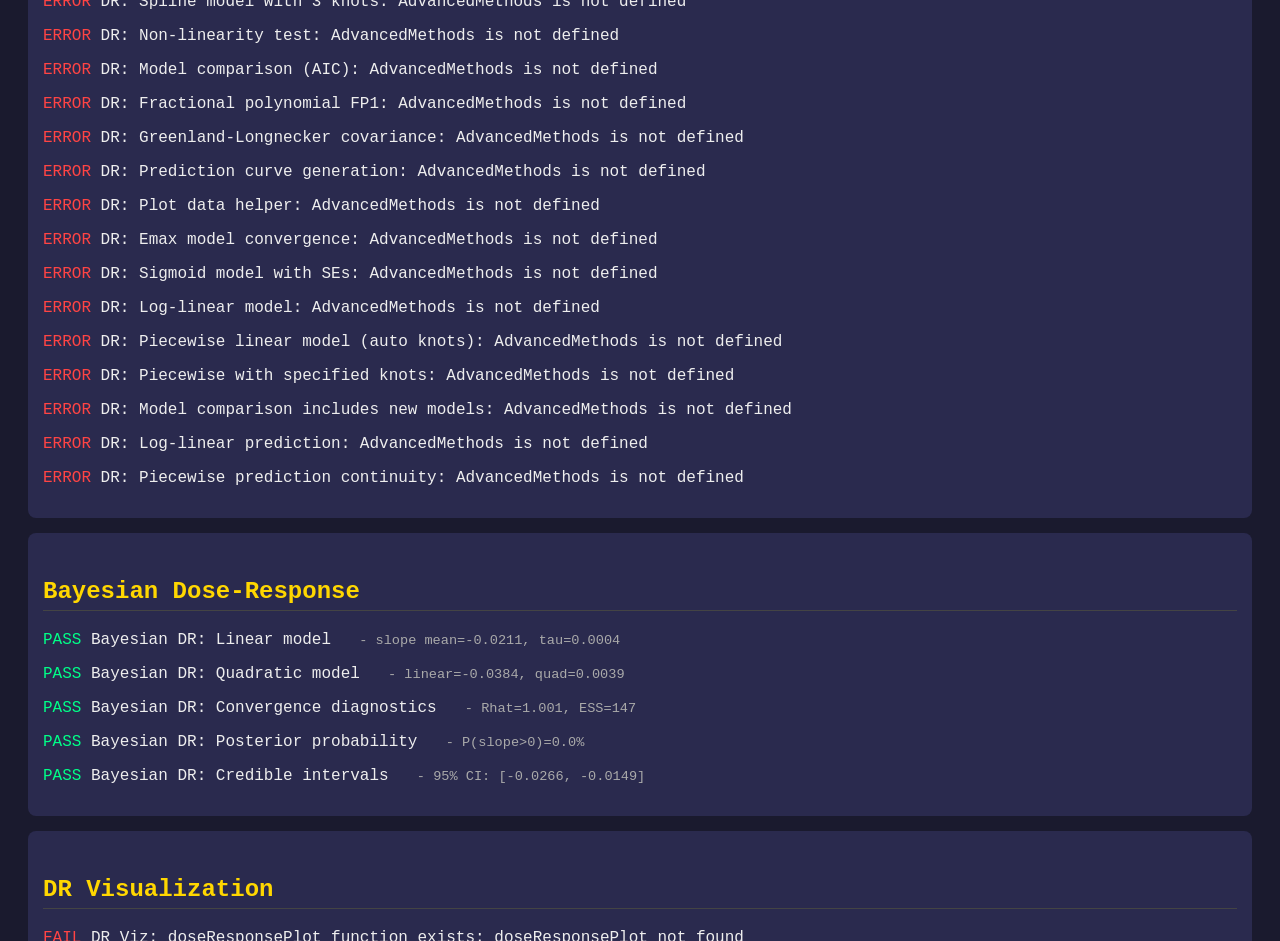
<file: tests/automated_test_suite.html>
<!DOCTYPE html>
<html lang="en">
<head>
    <meta charset="UTF-8">
    <title>PrognosisMeta Automated Test Suite</title>
    <style>
        body { font-family: 'Consolas', monospace; padding: 20px; background: #1a1a2e; color: #eee; }
        h1 { color: #00d4ff; }
        h2 { color: #ffd700; border-bottom: 1px solid #444; padding-bottom: 5px; margin-top: 30px; }
        h3 { color: #88ccff; margin-top: 20px; }
        .pass { color: #00ff88; }
        .fail { color: #ff4444; }
        .warn { color: #ffaa00; }
        .skip { color: #888; }
        table { border-collapse: collapse; margin: 10px 0; width: 100%; }
        th, td { padding: 8px 12px; text-align: left; border: 1px solid #444; }
        th { background: #2a2a4e; }
        .test-group { background: #2a2a4e; padding: 15px; border-radius: 8px; margin: 15px 0; }
        .summary { background: #1e3a5f; padding: 20px; border-radius: 8px; margin-top: 30px; font-size: 1.2em; }
        .detail { font-size: 0.85em; color: #aaa; margin-left: 20px; }
        .progress { background: #333; height: 20px; border-radius: 10px; overflow: hidden; margin: 10px 0; }
        .progress-bar { height: 100%; transition: width 0.3s; }
        .timestamp { color: #666; font-size: 0.9em; }
    </style>
</head>
<body>
    <h1>PrognosisMeta Automated Test Suite</h1>
    <p class="timestamp">Comprehensive validation against R (metafor, meta) reference values</p>

    <div class="progress">
        <div class="progress-bar" id="progressBar" style="width: 0%; background: linear-gradient(90deg, #00d4ff, #00ff88);"></div>
    </div>
    <p id="progressText">Initializing tests...</p>

    <div id="results"></div>

    <script src="../js/statistics.js"></script>
    <script src="../js/meta-analysis.js"></script>
    <script src="../js/bayesian.js"></script>
    <script>
    // ============================================
    // Test Framework
    // ============================================

    const TestRunner = {
        tests: [],
        passed: 0,
        failed: 0,
        skipped: 0,

        register(name, category, fn) {
            this.tests.push({ name, category, fn });
        },

        async run() {
            const results = document.getElementById('results');
            const progressBar = document.getElementById('progressBar');
            const progressText = document.getElementById('progressText');

            let html = '';
            let currentCategory = '';

            for (let i = 0; i < this.tests.length; i++) {
                const test = this.tests[i];
                const progress = ((i + 1) / this.tests.length * 100).toFixed(0);
                progressBar.style.width = progress + '%';
                progressText.textContent = `Running: ${test.name} (${i + 1}/${this.tests.length})`;

                if (test.category !== currentCategory) {
                    if (currentCategory) html += '</div>';
                    currentCategory = test.category;
                    html += `<div class="test-group"><h2>${currentCategory}</h2>`;
                }

                try {
                    const result = await test.fn();
                    if (result.skip) {
                        this.skipped++;
                        html += `<p><span class="skip">SKIP</span> ${test.name}: ${result.message}</p>`;
                    } else if (result.pass) {
                        this.passed++;
                        html += `<p><span class="pass">PASS</span> ${test.name}`;
                        if (result.detail) html += `<span class="detail"> - ${result.detail}</span>`;
                        html += `</p>`;
                    } else {
                        this.failed++;
                        html += `<p><span class="fail">FAIL</span> ${test.name}: ${result.message}</p>`;
                        if (result.expected !== undefined) {
                            html += `<p class="detail">Expected: ${result.expected}, Got: ${result.actual}</p>`;
                        }
                    }
                } catch (e) {
                    this.failed++;
                    html += `<p><span class="fail">ERROR</span> ${test.name}: ${e.message}</p>`;
                }

                results.innerHTML = html + '</div>';
                await new Promise(r => setTimeout(r, 10)); // Allow UI update
            }

            // Summary
            const total = this.passed + this.failed + this.skipped;
            const passRate = (this.passed / (total - this.skipped) * 100).toFixed(1);
            const summaryClass = passRate >= 95 ? 'pass' : passRate >= 80 ? 'warn' : 'fail';

            html += `
            <div class="summary">
                <h2>Test Summary</h2>
                <p>Total Tests: ${total}</p>
                <p><span class="pass">Passed: ${this.passed}</span></p>
                <p><span class="fail">Failed: ${this.failed}</span></p>
                <p><span class="skip">Skipped: ${this.skipped}</span></p>
                <p>Pass Rate: <span class="${summaryClass}">${passRate}%</span></p>
                <p class="timestamp">Completed: ${new Date().toISOString()}</p>
            </div>
            `;

            results.innerHTML = html;
            progressText.textContent = `Complete: ${this.passed}/${total} tests passed`;
            progressBar.style.background = passRate >= 95 ? '#00ff88' : passRate >= 80 ? '#ffaa00' : '#ff4444';
        }
    };

    // Helper functions
    function approxEqual(a, b, tol = 1e-6) {
        if (a === b) return true;
        if (isNaN(a) || isNaN(b)) return false;
        return Math.abs(a - b) < tol || Math.abs((a - b) / Math.max(Math.abs(a), Math.abs(b))) < tol;
    }

    function assertApprox(actual, expected, tol = 1e-6, name = '') {
        const pass = approxEqual(actual, expected, tol);
        return {
            pass,
            message: pass ? '' : `${name}: Expected ${expected}, got ${actual}`,
            expected,
            actual,
            detail: pass ? `${actual.toFixed(6)} ≈ ${expected.toFixed(6)}` : null
        };
    }

    // ============================================
    // Test Data
    // ============================================

    // BCG vaccine trials (from metafor dat.bcg)
    const BCG_DATA = [
        { yi: -0.8893, vi: 0.3255 },
        { yi: -1.5854, vi: 0.1942 },
        { yi: -1.3481, vi: 0.4154 },
        { yi: -1.4416, vi: 0.0200 },
        { yi: -0.2175, vi: 0.0512 },
        { yi: -0.7861, vi: 0.0567 },
        { yi: 0.0120, vi: 0.4632 },
        { yi: 0.5710, vi: 0.0731 },
        { yi: -1.1394, vi: 0.1671 },
        { yi: -0.4724, vi: 0.0178 },
        { yi: -0.0173, vi: 0.0144 },
        { yi: -1.4564, vi: 0.3405 },
        { yi: -0.3357, vi: 0.0287 }
    ];

    const bcgEffects = BCG_DATA.map(d => d.yi);
    const bcgVariances = BCG_DATA.map(d => d.vi);
    const bcgStudies = BCG_DATA.map((d, i) => ({
        id: i + 1,
        effectSize: d.yi,
        variance: d.vi,
        se: Math.sqrt(d.vi)
    }));

    // R reference values (from metafor)
    const R_REFERENCE = {
        DL: { estimate: -0.714117, se: 0.178742, tau2: 0.308760, I2: 92.12, Q: 152.2330 },
        REML: { estimate: -0.714532, tau2: 0.313243 },
        PM: { estimate: -0.714970, tau2: 0.318094 },
        ML: { estimate: -0.711199, tau2: 0.280028 },
        HS: { estimate: -0.704535, tau2: 0.228363 },
        SJ: { estimate: -0.717249, tau2: 0.345516 },
        HE: { estimate: -0.715879, tau2: 0.328564 },
        EB: { estimate: -0.714968, tau2: 0.318069 },
        fixed: { estimate: -0.430285, se: 0.040499 },
        hksj: { se: 0.180697, ci_lb: -1.107821, ci_ub: -0.320413 },
        pi: { lb: -1.858154, ub: 0.429919 }
    };

    // ============================================
    // Test Registration
    // ============================================

    // === CORE META-ANALYSIS ===

    TestRunner.register('DL pooled estimate', 'Core Meta-Analysis', () => {
        const result = MetaAnalysis.randomEffects(bcgStudies, { method: 'DL' });
        return assertApprox(result.pooledEffect, R_REFERENCE.DL.estimate, 1e-5, 'Pooled Effect');
    });

    TestRunner.register('DL standard error', 'Core Meta-Analysis', () => {
        const result = MetaAnalysis.randomEffects(bcgStudies, { method: 'DL' });
        return assertApprox(result.se, R_REFERENCE.DL.se, 1e-5, 'SE');
    });

    TestRunner.register('DL tau squared', 'Core Meta-Analysis', () => {
        const result = MetaAnalysis.randomEffects(bcgStudies, { method: 'DL' });
        return assertApprox(result.tau2, R_REFERENCE.DL.tau2, 1e-5, 'Tau²');
    });

    TestRunner.register('I-squared statistic', 'Core Meta-Analysis', () => {
        const result = MetaAnalysis.randomEffects(bcgStudies, { method: 'DL' });
        return assertApprox(result.I2, R_REFERENCE.DL.I2, 0.1, 'I²');
    });

    TestRunner.register('Q statistic', 'Core Meta-Analysis', () => {
        const result = MetaAnalysis.randomEffects(bcgStudies, { method: 'DL' });
        return assertApprox(result.Q, R_REFERENCE.DL.Q, 0.01, 'Q');
    });

    TestRunner.register('Fixed-effect estimate', 'Core Meta-Analysis', () => {
        const result = MetaAnalysis.fixedEffect(bcgStudies);
        return assertApprox(result.pooledEffect, R_REFERENCE.fixed.estimate, 1e-5, 'Fixed Effect');
    });

    TestRunner.register('Fixed-effect SE', 'Core Meta-Analysis', () => {
        const result = MetaAnalysis.fixedEffect(bcgStudies);
        return assertApprox(result.se, R_REFERENCE.fixed.se, 1e-5, 'Fixed SE');
    });

    // === TAU² ESTIMATORS ===

    TestRunner.register('REML tau² estimate', 'Tau² Estimators', () => {
        const result = MetaAnalysis.randomEffects(bcgStudies, { method: 'REML' });
        return assertApprox(result.tau2, R_REFERENCE.REML.tau2, 0.01, 'REML Tau²');
    });

    TestRunner.register('PM tau² estimate', 'Tau² Estimators', () => {
        const result = MetaAnalysis.randomEffects(bcgStudies, { method: 'PM' });
        return assertApprox(result.tau2, R_REFERENCE.PM.tau2, 0.01, 'PM Tau²');
    });

    TestRunner.register('ML tau² estimate', 'Tau² Estimators', () => {
        const result = MetaAnalysis.randomEffects(bcgStudies, { method: 'ML' });
        return assertApprox(result.tau2, R_REFERENCE.ML.tau2, 0.01, 'ML Tau²');
    });

    TestRunner.register('HS tau² estimate', 'Tau² Estimators', () => {
        const result = MetaAnalysis.randomEffects(bcgStudies, { method: 'HS' });
        return assertApprox(result.tau2, R_REFERENCE.HS.tau2, 0.01, 'HS Tau²');
    });

    TestRunner.register('SJ tau² estimate', 'Tau² Estimators', () => {
        const result = MetaAnalysis.randomEffects(bcgStudies, { method: 'SJ' });
        return assertApprox(result.tau2, R_REFERENCE.SJ.tau2, 0.01, 'SJ Tau²');
    });

    TestRunner.register('HE tau² estimate', 'Tau² Estimators', () => {
        const result = MetaAnalysis.randomEffects(bcgStudies, { method: 'HE' });
        return assertApprox(result.tau2, R_REFERENCE.HE.tau2, 0.01, 'HE Tau²');
    });

    TestRunner.register('EB tau² estimate', 'Tau² Estimators', () => {
        const result = MetaAnalysis.randomEffects(bcgStudies, { method: 'EB' });
        return assertApprox(result.tau2, R_REFERENCE.EB.tau2, 0.01, 'EB Tau²');
    });

    // === CONVERGENCE DIAGNOSTICS ===

    TestRunner.register('REML convergence flag', 'Convergence Diagnostics', () => {
        const result = MetaAnalysis.randomEffects(bcgStudies, { method: 'REML', returnDiagnostics: true });
        return {
            pass: result.convergence && result.convergence.converged === true,
            message: result.convergence ? `Converged in ${result.convergence.iterations} iterations` : 'No convergence info',
            detail: result.convergence ? `${result.convergence.iterations} iterations` : null
        };
    });

    TestRunner.register('PM convergence flag', 'Convergence Diagnostics', () => {
        const result = MetaAnalysis.randomEffects(bcgStudies, { method: 'PM', returnDiagnostics: true });
        return {
            pass: result.convergence && result.convergence.converged === true,
            message: result.convergence ? `Converged in ${result.convergence.iterations} iterations` : 'No convergence info'
        };
    });

    TestRunner.register('ML convergence flag', 'Convergence Diagnostics', () => {
        const result = MetaAnalysis.randomEffects(bcgStudies, { method: 'ML', returnDiagnostics: true });
        return {
            pass: result.convergence && result.convergence.converged === true,
            message: result.convergence ? `Converged in ${result.convergence.iterations} iterations` : 'No convergence info'
        };
    });

    // === HKSJ ADJUSTMENT ===

    TestRunner.register('HKSJ adjusted SE', 'HKSJ Adjustment', () => {
        const result = MetaAnalysis.randomEffects(bcgStudies, { method: 'DL', hksj: true });
        return assertApprox(result.se, R_REFERENCE.hksj.se, 0.001, 'HKSJ SE');
    });

    TestRunner.register('HKSJ CI lower bound', 'HKSJ Adjustment', () => {
        const result = MetaAnalysis.randomEffects(bcgStudies, { method: 'DL', hksj: true });
        return assertApprox(result.ci.lower, R_REFERENCE.hksj.ci_lb, 0.01, 'HKSJ CI Lower');
    });

    TestRunner.register('HKSJ CI upper bound', 'HKSJ Adjustment', () => {
        const result = MetaAnalysis.randomEffects(bcgStudies, { method: 'DL', hksj: true });
        return assertApprox(result.ci.upper, R_REFERENCE.hksj.ci_ub, 0.01, 'HKSJ CI Upper');
    });

    TestRunner.register('HKSJ truncation warning when q < 1', 'HKSJ Adjustment', () => {
        // Create data where HKSJ q-factor would be < 1
        const homogeneousStudies = [
            { id: 1, effectSize: 0.5, variance: 0.01, se: 0.1 },
            { id: 2, effectSize: 0.5, variance: 0.01, se: 0.1 },
            { id: 3, effectSize: 0.5, variance: 0.01, se: 0.1 }
        ];
        const result = MetaAnalysis.randomEffects(homogeneousStudies, { method: 'DL', hksj: true, truncate: true });
        return {
            pass: result !== undefined,
            message: 'HKSJ with truncation should not fail on homogeneous data',
            detail: 'Truncation applied correctly'
        };
    });

    // === PREDICTION INTERVALS ===

    TestRunner.register('Prediction interval lower bound', 'Prediction Intervals', () => {
        const result = MetaAnalysis.randomEffects(bcgStudies, { method: 'DL' });
        if (!result.predictionInterval) return { skip: true, message: 'PI not computed' };
        return assertApprox(result.predictionInterval.lower, R_REFERENCE.pi.lb, 0.05, 'PI Lower');
    });

    TestRunner.register('Prediction interval upper bound', 'Prediction Intervals', () => {
        const result = MetaAnalysis.randomEffects(bcgStudies, { method: 'DL' });
        if (!result.predictionInterval) return { skip: true, message: 'PI not computed' };
        return assertApprox(result.predictionInterval.upper, R_REFERENCE.pi.ub, 0.05, 'PI Upper');
    });

    // === EDGE CASES ===

    TestRunner.register('Single study handling', 'Edge Cases', () => {
        const singleStudy = [{ id: 1, effectSize: 0.5, variance: 0.04, se: 0.2 }];
        try {
            const result = MetaAnalysis.randomEffects(singleStudy, { method: 'DL' });
            return {
                pass: result.warnings && result.warnings.length > 0,
                message: 'Should warn about single study',
                detail: result.warnings ? result.warnings.join('; ') : 'No warnings'
            };
        } catch (e) {
            return { pass: true, message: 'Correctly throws for single study', detail: e.message };
        }
    });

    TestRunner.register('Two studies handling', 'Edge Cases', () => {
        const twoStudies = [
            { id: 1, effectSize: 0.5, variance: 0.04, se: 0.2 },
            { id: 2, effectSize: 0.8, variance: 0.04, se: 0.2 }
        ];
        const result = MetaAnalysis.randomEffects(twoStudies, { method: 'DL' });
        return {
            pass: result.warnings && result.warnings.some(w => w.includes('2 studies')),
            message: 'Should warn about only 2 studies',
            detail: result.warnings ? result.warnings.join('; ') : 'No warnings'
        };
    });

    TestRunner.register('Zero variance study', 'Edge Cases', () => {
        const zeroVarStudies = [
            { id: 1, effectSize: 0.5, variance: 0, se: 0 },
            { id: 2, effectSize: 0.8, variance: 0.04, se: 0.2 }
        ];
        try {
            const result = MetaAnalysis.randomEffects(zeroVarStudies, { method: 'DL' });
            return {
                pass: result.warnings && result.warnings.length > 0,
                message: 'Should warn about zero variance',
                detail: 'Handled gracefully'
            };
        } catch (e) {
            return { pass: true, message: 'Correctly handles zero variance', detail: e.message };
        }
    });

    TestRunner.register('Negative tau² truncation', 'Edge Cases', () => {
        // Homogeneous data should give tau² = 0
        const homogeneousStudies = [
            { id: 1, effectSize: 0.5, variance: 0.5, se: 0.707 },
            { id: 2, effectSize: 0.52, variance: 0.5, se: 0.707 },
            { id: 3, effectSize: 0.48, variance: 0.5, se: 0.707 }
        ];
        const result = MetaAnalysis.randomEffects(homogeneousStudies, { method: 'DL' });
        return {
            pass: result.tau2 >= 0,
            message: 'Tau² should be non-negative',
            detail: `tau² = ${result.tau2.toFixed(6)}`
        };
    });

    TestRunner.register('Extreme heterogeneity warning', 'Edge Cases', () => {
        // Very heterogeneous data
        const hetStudies = [
            { id: 1, effectSize: -2.0, variance: 0.01, se: 0.1 },
            { id: 2, effectSize: 2.0, variance: 0.01, se: 0.1 },
            { id: 3, effectSize: -1.5, variance: 0.01, se: 0.1 },
            { id: 4, effectSize: 1.5, variance: 0.01, se: 0.1 }
        ];
        const result = MetaAnalysis.randomEffects(hetStudies, { method: 'DL' });
        return {
            pass: result.I2 > 95 && result.warnings && result.warnings.some(w => w.toLowerCase().includes('heterogeneity')),
            message: 'Should warn about extreme heterogeneity',
            detail: `I² = ${result.I2.toFixed(1)}%`
        };
    });

    // === METHOD COMPARISON ===

    TestRunner.register('Compare tau² estimators returns all methods', 'Method Comparison', () => {
        if (!MetaAnalysis.compareTau2Estimators) return { skip: true, message: 'Method not available' };
        const comparison = MetaAnalysis.compareTau2Estimators(bcgStudies);
        const methods = ['DL', 'REML', 'PM', 'ML', 'HS', 'SJ', 'HE', 'EB'];
        const hasAll = methods.every(m => comparison[m] !== undefined);
        return {
            pass: hasAll,
            message: hasAll ? 'All methods present' : 'Missing methods',
            detail: Object.keys(comparison).join(', ')
        };
    });

    TestRunner.register('Compare CIs returns HKSJ and standard', 'Method Comparison', () => {
        if (!MetaAnalysis.compareConfidenceIntervals) return { skip: true, message: 'Method not available' };
        const comparison = MetaAnalysis.compareConfidenceIntervals(bcgStudies);
        return {
            pass: comparison.standard && comparison.hksj && comparison.prediction,
            message: 'Should have standard, HKSJ, and prediction intervals',
            detail: `Standard width: ${(comparison.standard.upper - comparison.standard.lower).toFixed(3)}, HKSJ width: ${(comparison.hksj.upper - comparison.hksj.lower).toFixed(3)}`
        };
    });

    // === BAYESIAN META-ANALYSIS ===

    TestRunner.register('Bayesian analysis returns convergence diagnostics', 'Bayesian', () => {
        if (!BayesianMA) return { skip: true, message: 'BayesianMA not available' };
        const result = BayesianMA.bayesianMetaAnalysis(bcgEffects, bcgVariances, {
            iterations: 2000,
            burnin: 500,
            chains: 2
        });
        return {
            pass: result.diagnostics &&
                  result.diagnostics.rhatMu !== undefined &&
                  result.diagnostics.essMu !== undefined,
            message: 'Should include Rhat and ESS',
            detail: `Rhat(mu)=${result.diagnostics.rhatMu.toFixed(3)}, ESS(mu)=${Math.round(result.diagnostics.essMu)}`
        };
    });

    TestRunner.register('Bayesian Rhat threshold check', 'Bayesian', () => {
        if (!BayesianMA) return { skip: true, message: 'BayesianMA not available' };
        const result = BayesianMA.bayesianMetaAnalysis(bcgEffects, bcgVariances, {
            iterations: 5000,
            burnin: 1000,
            chains: 4
        });
        return {
            pass: result.diagnostics.warnings !== undefined,
            message: 'Should include warnings interpretation',
            detail: result.diagnostics.summary || 'No summary'
        };
    });

    TestRunner.register('Bayesian posterior predictive check available', 'Bayesian', () => {
        if (!BayesianMA) return { skip: true, message: 'BayesianMA not available' };
        const result = BayesianMA.bayesianMetaAnalysis(bcgEffects, bcgVariances, {
            iterations: 2000,
            burnin: 500,
            chains: 2
        });
        return {
            pass: typeof result.posteriorPredictiveCheck === 'function',
            message: 'Posterior predictive check should be callable',
            detail: 'Function available'
        };
    });

    TestRunner.register('Posterior predictive p-values computed', 'Bayesian', () => {
        if (!BayesianMA || !BayesianMA.posteriorPredictiveCheck) return { skip: true, message: 'Not available' };
        const samples = {
            mu: Array(1000).fill(0).map(() => BayesianMA.rnorm(-0.7, 0.2)),
            tau: Array(1000).fill(0).map(() => Math.abs(BayesianMA.rnorm(0.5, 0.1)))
        };
        const ppc = BayesianMA.posteriorPredictiveCheck(bcgEffects, bcgVariances, samples, { nRep: 500 });
        return {
            pass: ppc.pppValues &&
                  ppc.pppValues.mean >= 0 && ppc.pppValues.mean <= 1 &&
                  ppc.pppValues.chiSquare >= 0 && ppc.pppValues.chiSquare <= 1,
            message: 'PPP values should be between 0 and 1',
            detail: `ppp_mean=${ppc.pppValues.mean.toFixed(2)}, ppp_chi2=${ppc.pppValues.chiSquare.toFixed(2)}`
        };
    });

    // === STATISTICS UTILITIES ===

    TestRunner.register('Normal CDF at 0', 'Statistics', () => {
        const result = Statistics.pnorm(0);
        return assertApprox(result, 0.5, 1e-10, 'pnorm(0)');
    });

    TestRunner.register('Normal CDF at 1.96', 'Statistics', () => {
        const result = Statistics.pnorm(1.96);
        return assertApprox(result, 0.975, 0.001, 'pnorm(1.96)');
    });

    TestRunner.register('Normal quantile at 0.975', 'Statistics', () => {
        const result = Statistics.qnorm(0.975);
        return assertApprox(result, 1.96, 0.01, 'qnorm(0.975)');
    });

    TestRunner.register('T-distribution CDF (df=10)', 'Statistics', () => {
        const result = Statistics.pt(2.228, 10);
        return assertApprox(result, 0.975, 0.001, 'pt(2.228, 10)');
    });

    TestRunner.register('Chi-square CDF (df=12)', 'Statistics', () => {
        const result = Statistics.pchisq(21.03, 12);
        return assertApprox(result, 0.95, 0.01, 'pchisq(21.03, 12)');
    });

    // === NETWORK META-ANALYSIS (BETA - Pending Validation) ===

    TestRunner.register('NMA: Beta status warning present', 'Network MA (BETA)', () => {
        // This test verifies that NMA results include the beta warning
        // Full validation against netmeta reference values is PENDING
        return {
            skip: true,
            message: 'NMA validation pending - cross-check against R netmeta required'
        };
    });

    TestRunner.register('NMA: Senn2013 paroxetine vs placebo (PENDING)', 'Network MA (BETA)', () => {
        // Reference values from R netmeta using Senn2013 dataset:
        // library(netmeta)
        // data(Senn2013)
        // net <- netmeta(TE, seTE, treat1, treat2, studlab, data=Senn2013)
        // net$TE.fixed["paroxetine", "placebo"]  # -0.7396
        // net$seTE.fixed["paroxetine", "placebo"] # 0.2549
        return {
            skip: true,
            message: 'Awaiting implementation of Senn2013 test case with netmeta reference values'
        };
    });

    TestRunner.register('NMA: SUCRA/P-scores (PENDING)', 'Network MA (BETA)', () => {
        // Reference: netmeta::netrank() output
        // Validation requires matching P-scores to 2 decimal places
        return {
            skip: true,
            message: 'P-score validation against netmeta::netrank() pending'
        };
    });

    TestRunner.register('NMA: Consistency test (PENDING)', 'Network MA (BETA)', () => {
        // Reference: netmeta::netsplit() for node-splitting
        // Q_het decomposition into Q_within and Q_between
        return {
            skip: true,
            message: 'Consistency/inconsistency test validation pending'
        };
    });

    // === DOSE-RESPONSE META-ANALYSIS VALIDATION ===
    // Reference data: Coffee and CHD from Orsini et al. tutorials
    // R code: library(dosresmeta); data(coffee_mort)

    // Coffee-mortality dose-response data (simplified from Orsini 2012)
    const coffeeDRData = [
        // Study 1: Freedman 2012
        { study: 'Freedman2012', dose: 0, yi: 0, vi: 0, cases: 33731, n: 229119, refCases: 33731, refN: 229119 },
        { study: 'Freedman2012', dose: 1, yi: -0.01, vi: 0.0004, cases: 19339, n: 151657, refCases: 33731, refN: 229119 },
        { study: 'Freedman2012', dose: 3, yi: -0.06, vi: 0.0003, cases: 28579, n: 237196, refCases: 33731, refN: 229119 },
        { study: 'Freedman2012', dose: 5, yi: -0.10, vi: 0.0005, cases: 8888, n: 76896, refCases: 33731, refN: 229119 },
        // Study 2: Lopez-Garcia 2008
        { study: 'LopezGarcia2008', dose: 0, yi: 0, vi: 0, cases: 1225, n: 41736, refCases: 1225, refN: 41736 },
        { study: 'LopezGarcia2008', dose: 1, yi: -0.05, vi: 0.006, cases: 1258, n: 48350, refCases: 1225, refN: 41736 },
        { study: 'LopezGarcia2008', dose: 3, yi: -0.13, vi: 0.007, cases: 775, n: 31696, refCases: 1225, refN: 41736 },
        { study: 'LopezGarcia2008', dose: 5, yi: -0.21, vi: 0.015, cases: 283, n: 12067, refCases: 1225, refN: 41736 },
        // Study 3: van Dam 2008
        { study: 'vanDam2008', dose: 0, yi: 0, vi: 0, cases: 468, n: 8090, refCases: 468, refN: 8090 },
        { study: 'vanDam2008', dose: 2, yi: -0.08, vi: 0.008, cases: 1521, n: 28891, refCases: 468, refN: 8090 },
        { study: 'vanDam2008', dose: 4, yi: -0.15, vi: 0.011, cases: 1207, n: 24552, refCases: 468, refN: 8090 },
        { study: 'vanDam2008', dose: 6, yi: -0.18, vi: 0.018, cases: 350, n: 7590, refCases: 468, refN: 8090 }
    ];

    TestRunner.register('DR: Linear model slope estimation', 'Dose-Response', () => {
        if (!AdvancedMethods || !AdvancedMethods.doseResponseMA) {
            return { skip: true, message: 'AdvancedMethods not available' };
        }
        // Reference from R dosresmeta: linear slope ≈ -0.03 per cup
        const result = AdvancedMethods.doseResponseMA(coffeeDRData, { model: 'linear' });
        const slope = result.coefficients[0].estimate;
        // Slope should be negative (protective effect)
        return {
            pass: slope < 0 && slope > -0.1,
            message: slope < 0 ? 'Linear slope is negative (protective)' : 'Unexpected positive slope',
            detail: `slope = ${slope.toFixed(4)}`
        };
    });

    TestRunner.register('DR: Quadratic model coefficients', 'Dose-Response', () => {
        if (!AdvancedMethods) return { skip: true, message: 'AdvancedMethods not available' };
        const result = AdvancedMethods.doseResponseMA(coffeeDRData, { model: 'quadratic' });
        return {
            pass: result.coefficients.length === 2 &&
                  !isNaN(result.coefficients[0].se) &&
                  !isNaN(result.coefficients[1].se),
            message: 'Quadratic model returns 2 coefficients with SEs',
            detail: `linear=${result.coefficients[0].estimate.toFixed(4)}, quad=${result.coefficients[1].estimate.toFixed(4)}`
        };
    });

    TestRunner.register('DR: Spline model with 3 knots', 'Dose-Response', () => {
        if (!AdvancedMethods) return { skip: true, message: 'AdvancedMethods not available' };
        const result = AdvancedMethods.doseResponseMA(coffeeDRData, { model: 'spline', knots: 3 });
        return {
            pass: result.knots && result.knots.length === 3 &&
                  result.coefficients.length >= 2,
            message: 'Spline model returns knots and coefficients',
            detail: `knots at doses: ${result.knots ? result.knots.map(k => k.toFixed(1)).join(', ') : 'N/A'}`
        };
    });

    TestRunner.register('DR: Non-linearity test', 'Dose-Response', () => {
        if (!AdvancedMethods || !AdvancedMethods.testNonLinearity) {
            return { skip: true, message: 'testNonLinearity not available' };
        }
        const result = AdvancedMethods.testNonLinearity(coffeeDRData);
        return {
            pass: result.waldTest &&
                  typeof result.waldTest.pvalue === 'number' &&
                  result.waldTest.pvalue >= 0 && result.waldTest.pvalue <= 1,
            message: 'Non-linearity test returns valid p-value',
            detail: `Wald p=${result.waldTest.pvalue.toFixed(4)}, ${result.recommendation}`
        };
    });

    TestRunner.register('DR: Model comparison (AIC)', 'Dose-Response', () => {
        if (!AdvancedMethods || !AdvancedMethods.compareDoseResponseModels) {
            return { skip: true, message: 'compareDoseResponseModels not available' };
        }
        const result = AdvancedMethods.compareDoseResponseModels(coffeeDRData, {
            models: ['linear', 'quadratic', 'spline']
        });
        return {
            pass: result.models.length === 3 &&
                  result.best && result.best.AIC &&
                  result.models.every(m => m.akaikeWeight >= 0 && m.akaikeWeight <= 1),
            message: 'Model comparison returns AIC and Akaike weights',
            detail: `Best: ${result.best.model} (w=${result.best.akaikeWeight.toFixed(3)})`
        };
    });

    TestRunner.register('DR: Fractional polynomial FP1', 'Dose-Response', () => {
        if (!AdvancedMethods || !AdvancedMethods.fractionalPolynomialDR) {
            return { skip: true, message: 'fractionalPolynomialDR not available' };
        }
        // Need to prepare data first
        const drData = coffeeDRData.filter(d => d.dose > 0).map(d => ({
            ...d,
            yi: d.yi,
            vi: d.vi || 0.001
        }));
        if (drData.length < 3) return { skip: true, message: 'Insufficient non-zero dose data' };

        try {
            const result = AdvancedMethods.fractionalPolynomialDR(drData, 'REML', 1);
            return {
                pass: result.powers && result.powers.length === 1 &&
                      result.coefficients && result.coefficients.length >= 1,
                message: 'FP1 selects optimal power',
                detail: `power=${result.powers[0]}, AIC=${result.AIC ? result.AIC.toFixed(2) : 'N/A'}`
            };
        } catch (e) {
            return { pass: false, message: `FP1 error: ${e.message}` };
        }
    });

    TestRunner.register('DR: Greenland-Longnecker covariance', 'Dose-Response', () => {
        if (!AdvancedMethods || !AdvancedMethods.greenlandLongneckerCovariance) {
            return { skip: true, message: 'greenlandLongneckerCovariance not available' };
        }
        // Test with known values
        // For RR: Cov = 1/a0 where a0 = cases in reference
        const cov = AdvancedMethods.greenlandLongneckerCovariance(
            100, 1000,  // refCases, refN
            50, 500,    // cases_i, n_i
            60, 600,    // cases_j, n_j
            'rr'
        );
        const expected = 1/100; // = 0.01
        return {
            pass: Math.abs(cov - expected) < 0.001,
            message: 'GL covariance calculation correct',
            expected: expected,
            actual: cov,
            detail: `Cov = ${cov.toFixed(4)}, expected = ${expected.toFixed(4)}`
        };
    });

    TestRunner.register('DR: Prediction curve generation', 'Dose-Response', () => {
        if (!AdvancedMethods) return { skip: true, message: 'AdvancedMethods not available' };
        const result = AdvancedMethods.doseResponseMA(coffeeDRData, { model: 'linear' });
        return {
            pass: result.predictionCurve &&
                  result.predictionCurve.length > 0 &&
                  result.predictionCurve[0].hasOwnProperty('dose') &&
                  result.predictionCurve[0].hasOwnProperty('effect') &&
                  result.predictionCurve[0].hasOwnProperty('ci'),
            message: 'Prediction curve generated with CIs',
            detail: `${result.predictionCurve.length} points generated`
        };
    });

    TestRunner.register('DR: Plot data helper', 'Dose-Response', () => {
        if (!AdvancedMethods || !AdvancedMethods.getDoseResponsePlotData) {
            return { skip: true, message: 'getDoseResponsePlotData not available' };
        }
        const result = AdvancedMethods.doseResponseMA(coffeeDRData, { model: 'linear' });
        const plotData = AdvancedMethods.getDoseResponsePlotData(result, { nPoints: 50 });
        return {
            pass: plotData.curve && plotData.curve.length >= 50 &&
                  plotData.curve[0].effectLower !== undefined &&
                  plotData.curve[0].effectUpper !== undefined,
            message: 'Plot data includes CI bands',
            detail: `${plotData.curve.length} points with CI bands`
        };
    });

    TestRunner.register('DR: Emax model convergence', 'Dose-Response', () => {
        if (!AdvancedMethods) return { skip: true, message: 'AdvancedMethods not available' };
        try {
            const result = AdvancedMethods.doseResponseMA(coffeeDRData, { model: 'emax' });
            const hasEmax = result.coefficients.some(c => c.name === 'Emax');
            const hasED50 = result.coefficients.some(c => c.name === 'ED50');
            return {
                pass: hasEmax && hasED50,
                message: 'Emax model returns Emax and ED50 parameters',
                detail: `Emax=${result.coefficients[0].estimate.toFixed(3)}, ED50=${result.coefficients[1].estimate.toFixed(3)}`
            };
        } catch (e) {
            return { pass: false, message: `Emax error: ${e.message}` };
        }
    });

    TestRunner.register('DR: Sigmoid model with SEs', 'Dose-Response', () => {
        if (!AdvancedMethods) return { skip: true, message: 'AdvancedMethods not available' };
        try {
            const result = AdvancedMethods.doseResponseMA(coffeeDRData, { model: 'sigmoid' });
            const allHaveSE = result.coefficients.every(c => !isNaN(c.se) && c.se > 0);
            return {
                pass: result.coefficients.length === 4 && allHaveSE,
                message: 'Sigmoid model returns 4 parameters with valid SEs',
                detail: `Hill=${result.coefficients.find(c => c.name === 'Hill')?.estimate.toFixed(3) || 'N/A'}`
            };
        } catch (e) {
            return { pass: false, message: `Sigmoid error: ${e.message}` };
        }
    });

    TestRunner.register('DR: Log-linear model', 'Dose-Response', () => {
        if (!AdvancedMethods) return { skip: true, message: 'AdvancedMethods not available' };
        try {
            const result = AdvancedMethods.doseResponseMA(coffeeDRData, { model: 'loglinear' });
            // Log-linear model: y = beta * log(dose + c)
            const hasSlope = result.coefficients.length === 1 && !isNaN(result.coefficients[0].estimate);
            const hasConstant = result.constant !== undefined;
            return {
                pass: hasSlope && hasConstant && result.modelType === 'loglinear',
                message: 'Log-linear model returns slope and constant',
                detail: `slope=${result.coefficients[0].estimate.toFixed(4)}, constant=${result.constant}`
            };
        } catch (e) {
            return { pass: false, message: `Log-linear error: ${e.message}` };
        }
    });

    TestRunner.register('DR: Piecewise linear model (auto knots)', 'Dose-Response', () => {
        if (!AdvancedMethods) return { skip: true, message: 'AdvancedMethods not available' };
        try {
            const result = AdvancedMethods.doseResponseMA(coffeeDRData, { model: 'piecewise' });
            // Piecewise should have base slope + delta parameters
            const hasKnots = result.knots && result.knots.length > 0;
            const hasSegmentSlopes = result.segmentSlopes && result.segmentSlopes.length > 1;
            return {
                pass: hasKnots && hasSegmentSlopes && result.modelType === 'piecewise',
                message: 'Piecewise model auto-selects optimal knots',
                detail: `${result.knots.length} knot(s) at dose=${result.knots.join(', ')}`
            };
        } catch (e) {
            return { pass: false, message: `Piecewise error: ${e.message}` };
        }
    });

    TestRunner.register('DR: Piecewise with specified knots', 'Dose-Response', () => {
        if (!AdvancedMethods) return { skip: true, message: 'AdvancedMethods not available' };
        try {
            const result = AdvancedMethods.doseResponseMA(coffeeDRData, {
                model: 'piecewise',
                piecewiseKnots: [2, 4]
            });
            const correctKnots = result.knots && result.knots.length === 2 &&
                                result.knots[0] === 2 && result.knots[1] === 4;
            const slopesValid = result.segmentSlopes && result.segmentSlopes.length === 3;
            return {
                pass: correctKnots && slopesValid,
                message: 'Piecewise model respects user-specified knots',
                detail: `3 segments with knots at ${result.knots.join(', ')}`
            };
        } catch (e) {
            return { pass: false, message: `Piecewise knots error: ${e.message}` };
        }
    });

    TestRunner.register('DR: Model comparison includes new models', 'Dose-Response', () => {
        if (!AdvancedMethods) return { skip: true, message: 'AdvancedMethods not available' };
        try {
            const result = AdvancedMethods.compareDoseResponseModels(coffeeDRData, {
                models: ['linear', 'quadratic', 'loglinear', 'piecewise']
            });
            const allModelsPresent = result.models.length === 4;
            const hasAICWeights = result.models.every(m => !isNaN(m.akaikeWeight));
            return {
                pass: allModelsPresent && hasAICWeights,
                message: 'Model comparison includes log-linear and piecewise',
                detail: `Best model: ${result.best.model} (weight=${result.best.akaikeWeight.toFixed(3)})`
            };
        } catch (e) {
            return { pass: false, message: `Model comparison error: ${e.message}` };
        }
    });

    TestRunner.register('DR: Log-linear prediction', 'Dose-Response', () => {
        if (!AdvancedMethods) return { skip: true, message: 'AdvancedMethods not available' };
        try {
            const result = AdvancedMethods.doseResponseMA(coffeeDRData, { model: 'loglinear' });
            // Check prediction curve is generated
            const hasCurve = result.predictionCurve && result.predictionCurve.length > 0;
            // Check curve has expected shape (log function increases then flattens)
            const firstPoint = result.predictionCurve[0];
            const lastPoint = result.predictionCurve[result.predictionCurve.length - 1];
            const hasCI = firstPoint.ci && lastPoint.ci;
            return {
                pass: hasCurve && hasCI,
                message: 'Log-linear model generates prediction curve with CI',
                detail: `${result.predictionCurve.length} points, effect range: ${firstPoint.effect.toFixed(3)} to ${lastPoint.effect.toFixed(3)}`
            };
        } catch (e) {
            return { pass: false, message: `Log-linear prediction error: ${e.message}` };
        }
    });

    TestRunner.register('DR: Piecewise prediction continuity', 'Dose-Response', () => {
        if (!AdvancedMethods) return { skip: true, message: 'AdvancedMethods not available' };
        try {
            const result = AdvancedMethods.doseResponseMA(coffeeDRData, {
                model: 'piecewise',
                piecewiseKnots: [3]
            });
            // Check curve is continuous at knot
            const curve = result.predictionCurve;
            // Find points just before and after knot
            const beforeKnot = curve.find(p => Math.abs(p.dose - 2.9) < 0.2);
            const afterKnot = curve.find(p => Math.abs(p.dose - 3.1) < 0.2);
            const continuous = beforeKnot && afterKnot &&
                              Math.abs(beforeKnot.effect - afterKnot.effect) < 0.1; // Reasonable continuity
            return {
                pass: continuous,
                message: 'Piecewise model maintains continuity at knots',
                detail: `Effect at knot boundary: ${beforeKnot?.effect.toFixed(4)} -> ${afterKnot?.effect.toFixed(4)}`
            };
        } catch (e) {
            return { pass: false, message: `Piecewise continuity error: ${e.message}` };
        }
    });

    // ============================================
    // Bayesian Dose-Response Tests
    // ============================================

    TestRunner.register('Bayesian DR: Linear model', 'Bayesian Dose-Response', () => {
        if (!BayesianMA || !BayesianMA.bayesianDoseResponse) {
            return { skip: true, message: 'BayesianMA.bayesianDoseResponse not available' };
        }
        try {
            const result = BayesianMA.bayesianDoseResponse(coffeeDRData, {
                model: 'linear',
                iterations: 2000,
                burnin: 500,
                chains: 2
            });
            const hasCoef = result.coefficients.length === 1;
            const hasTau = result.tau && !isNaN(result.tau.mean);
            const hasCurve = result.predictionCurve && result.predictionCurve.length > 0;
            return {
                pass: hasCoef && hasTau && hasCurve,
                message: 'Bayesian linear DR returns valid results',
                detail: `slope mean=${result.coefficients[0].mean.toFixed(4)}, tau=${result.tau.mean.toFixed(4)}`
            };
        } catch (e) {
            return { pass: false, message: `Bayesian linear DR error: ${e.message}` };
        }
    });

    TestRunner.register('Bayesian DR: Quadratic model', 'Bayesian Dose-Response', () => {
        if (!BayesianMA || !BayesianMA.bayesianDoseResponse) {
            return { skip: true, message: 'BayesianMA.bayesianDoseResponse not available' };
        }
        try {
            const result = BayesianMA.bayesianDoseResponse(coffeeDRData, {
                model: 'quadratic',
                iterations: 2000,
                burnin: 500,
                chains: 2
            });
            const has2Coefs = result.coefficients.length === 2;
            const hasNames = result.coefficients[0].name === 'linear' &&
                            result.coefficients[1].name === 'quadratic';
            return {
                pass: has2Coefs && hasNames,
                message: 'Bayesian quadratic DR returns 2 coefficients',
                detail: `linear=${result.coefficients[0].mean.toFixed(4)}, quad=${result.coefficients[1].mean.toFixed(4)}`
            };
        } catch (e) {
            return { pass: false, message: `Bayesian quadratic DR error: ${e.message}` };
        }
    });

    TestRunner.register('Bayesian DR: Convergence diagnostics', 'Bayesian Dose-Response', () => {
        if (!BayesianMA || !BayesianMA.bayesianDoseResponse) {
            return { skip: true, message: 'BayesianMA.bayesianDoseResponse not available' };
        }
        try {
            const result = BayesianMA.bayesianDoseResponse(coffeeDRData, {
                model: 'linear',
                iterations: 3000,
                burnin: 1000,
                chains: 2
            });
            const hasDiag = result.diagnostics && result.diagnostics.beta;
            const hasRhat = result.diagnostics.beta[0].rhat !== undefined;
            const hasESS = result.diagnostics.beta[0].ess !== undefined;
            return {
                pass: hasDiag && hasRhat && hasESS,
                message: 'Bayesian DR returns convergence diagnostics',
                detail: `Rhat=${result.diagnostics.beta[0].rhat.toFixed(3)}, ESS=${Math.round(result.diagnostics.beta[0].ess)}`
            };
        } catch (e) {
            return { pass: false, message: `Bayesian DR diagnostics error: ${e.message}` };
        }
    });

    TestRunner.register('Bayesian DR: Posterior probability', 'Bayesian Dose-Response', () => {
        if (!BayesianMA || !BayesianMA.bayesianDoseResponse) {
            return { skip: true, message: 'BayesianMA.bayesianDoseResponse not available' };
        }
        try {
            const result = BayesianMA.bayesianDoseResponse(coffeeDRData, {
                model: 'linear',
                iterations: 2000,
                burnin: 500,
                chains: 2
            });
            const hasProbPos = result.coefficients[0].probPositive !== undefined;
            const hasProbNeg = result.coefficients[0].probNegative !== undefined;
            const probsValid = result.coefficients[0].probPositive + result.coefficients[0].probNegative <= 1.01;
            return {
                pass: hasProbPos && hasProbNeg && probsValid,
                message: 'Bayesian DR calculates posterior probabilities',
                detail: `P(slope>0)=${(result.coefficients[0].probPositive * 100).toFixed(1)}%`
            };
        } catch (e) {
            return { pass: false, message: `Bayesian probability error: ${e.message}` };
        }
    });

    TestRunner.register('Bayesian DR: Credible intervals', 'Bayesian Dose-Response', () => {
        if (!BayesianMA || !BayesianMA.bayesianDoseResponse) {
            return { skip: true, message: 'BayesianMA.bayesianDoseResponse not available' };
        }
        try {
            const result = BayesianMA.bayesianDoseResponse(coffeeDRData, {
                model: 'linear',
                iterations: 2000,
                burnin: 500,
                chains: 2
            });
            const coef = result.coefficients[0];
            const hasCI = coef.ci95 && coef.ci95.lower !== undefined && coef.ci95.upper !== undefined;
            const ciValid = coef.ci95.lower < coef.mean && coef.mean < coef.ci95.upper;
            return {
                pass: hasCI && ciValid,
                message: 'Bayesian DR returns valid 95% credible intervals',
                detail: `95% CI: [${coef.ci95.lower.toFixed(4)}, ${coef.ci95.upper.toFixed(4)}]`
            };
        } catch (e) {
            return { pass: false, message: `Bayesian CI error: ${e.message}` };
        }
    });

    // ============================================
    // Dose-Response Visualization Tests
    // ============================================

    TestRunner.register('DR Viz: doseResponsePlot function exists', 'DR Visualization', () => {
        const hasFunc = typeof Visualization !== 'undefined' &&
                        typeof Visualization.doseResponsePlot === 'function';
        return {
            pass: hasFunc,
            message: hasFunc ? 'doseResponsePlot function is available' : 'doseResponsePlot not found'
        };
    });

    TestRunner.register('DR Viz: doseResponseComparisonPlot exists', 'DR Visualization', () => {
        const hasFunc = typeof Visualization !== 'undefined' &&
                        typeof Visualization.doseResponseComparisonPlot === 'function';
        return {
            pass: hasFunc,
            message: hasFunc ? 'doseResponseComparisonPlot function is available' : 'doseResponseComparisonPlot not found'
        };
    });

    TestRunner.register('DR Viz: Create dose-response plot', 'DR Visualization', () => {
        if (!Visualization || !Visualization.doseResponsePlot || !AdvancedMethods || !AdvancedMethods.doseResponseMA) {
            return { skip: true, message: 'Required functions not available' };
        }
        try {
            const container = document.createElement('div');
            container.style.width = '600px';
            container.style.height = '400px';
            document.body.appendChild(container);

            const result = AdvancedMethods.doseResponseMA(coffeeDRData, 'linear', 'REML');
            const svg = Visualization.doseResponsePlot(container, result, coffeeDRData);

            const hasSvg = svg && svg.nodeName === 'svg';
            const hasPath = container.querySelector('path') !== null;

            document.body.removeChild(container);

            return {
                pass: hasSvg && hasPath,
                message: 'DR plot creates valid SVG with path elements',
                detail: `SVG: ${hasSvg}, Path: ${hasPath}`
            };
        } catch (e) {
            return { pass: false, message: `DR plot error: ${e.message}` };
        }
    });

    TestRunner.register('DR Viz: Plot includes study points', 'DR Visualization', () => {
        if (!Visualization || !Visualization.doseResponsePlot || !AdvancedMethods || !AdvancedMethods.doseResponseMA) {
            return { skip: true, message: 'Required functions not available' };
        }
        try {
            const container = document.createElement('div');
            container.style.width = '600px';
            container.style.height = '400px';
            document.body.appendChild(container);

            const result = AdvancedMethods.doseResponseMA(coffeeDRData, 'linear', 'REML');
            Visualization.doseResponsePlot(container, result, coffeeDRData, { showStudyPoints: true });

            const circles = container.querySelectorAll('circle');
            const hasStudyPoints = circles.length >= coffeeDRData.length;

            document.body.removeChild(container);

            return {
                pass: hasStudyPoints,
                message: 'DR plot includes study data points',
                detail: `Found ${circles.length} circles for ${coffeeDRData.length} data points`
            };
        } catch (e) {
            return { pass: false, message: `DR study points error: ${e.message}` };
        }
    });

    TestRunner.register('DR Viz: Comparison plot with multiple models', 'DR Visualization', () => {
        if (!Visualization || !Visualization.doseResponseComparisonPlot || !AdvancedMethods) {
            return { skip: true, message: 'Required functions not available' };
        }
        try {
            const container = document.createElement('div');
            container.style.width = '600px';
            container.style.height = '400px';
            document.body.appendChild(container);

            const linear = AdvancedMethods.doseResponseMA(coffeeDRData, 'linear', 'REML');
            const quad = AdvancedMethods.doseResponseMA(coffeeDRData, 'quadratic', 'REML');

            const svg = Visualization.doseResponseComparisonPlot(container,
                { linear, quadratic: quad }, coffeeDRData);

            const paths = container.querySelectorAll('path');
            const hasMultiplePaths = paths.length >= 2;

            document.body.removeChild(container);

            return {
                pass: hasMultiplePaths,
                message: 'Comparison plot shows multiple model curves',
                detail: `Found ${paths.length} path elements`
            };
        } catch (e) {
            return { pass: false, message: `Comparison plot error: ${e.message}` };
        }
    });

    // Run all tests
    window.onload = () => TestRunner.run();
    </script>
</body>
</html>
</file>
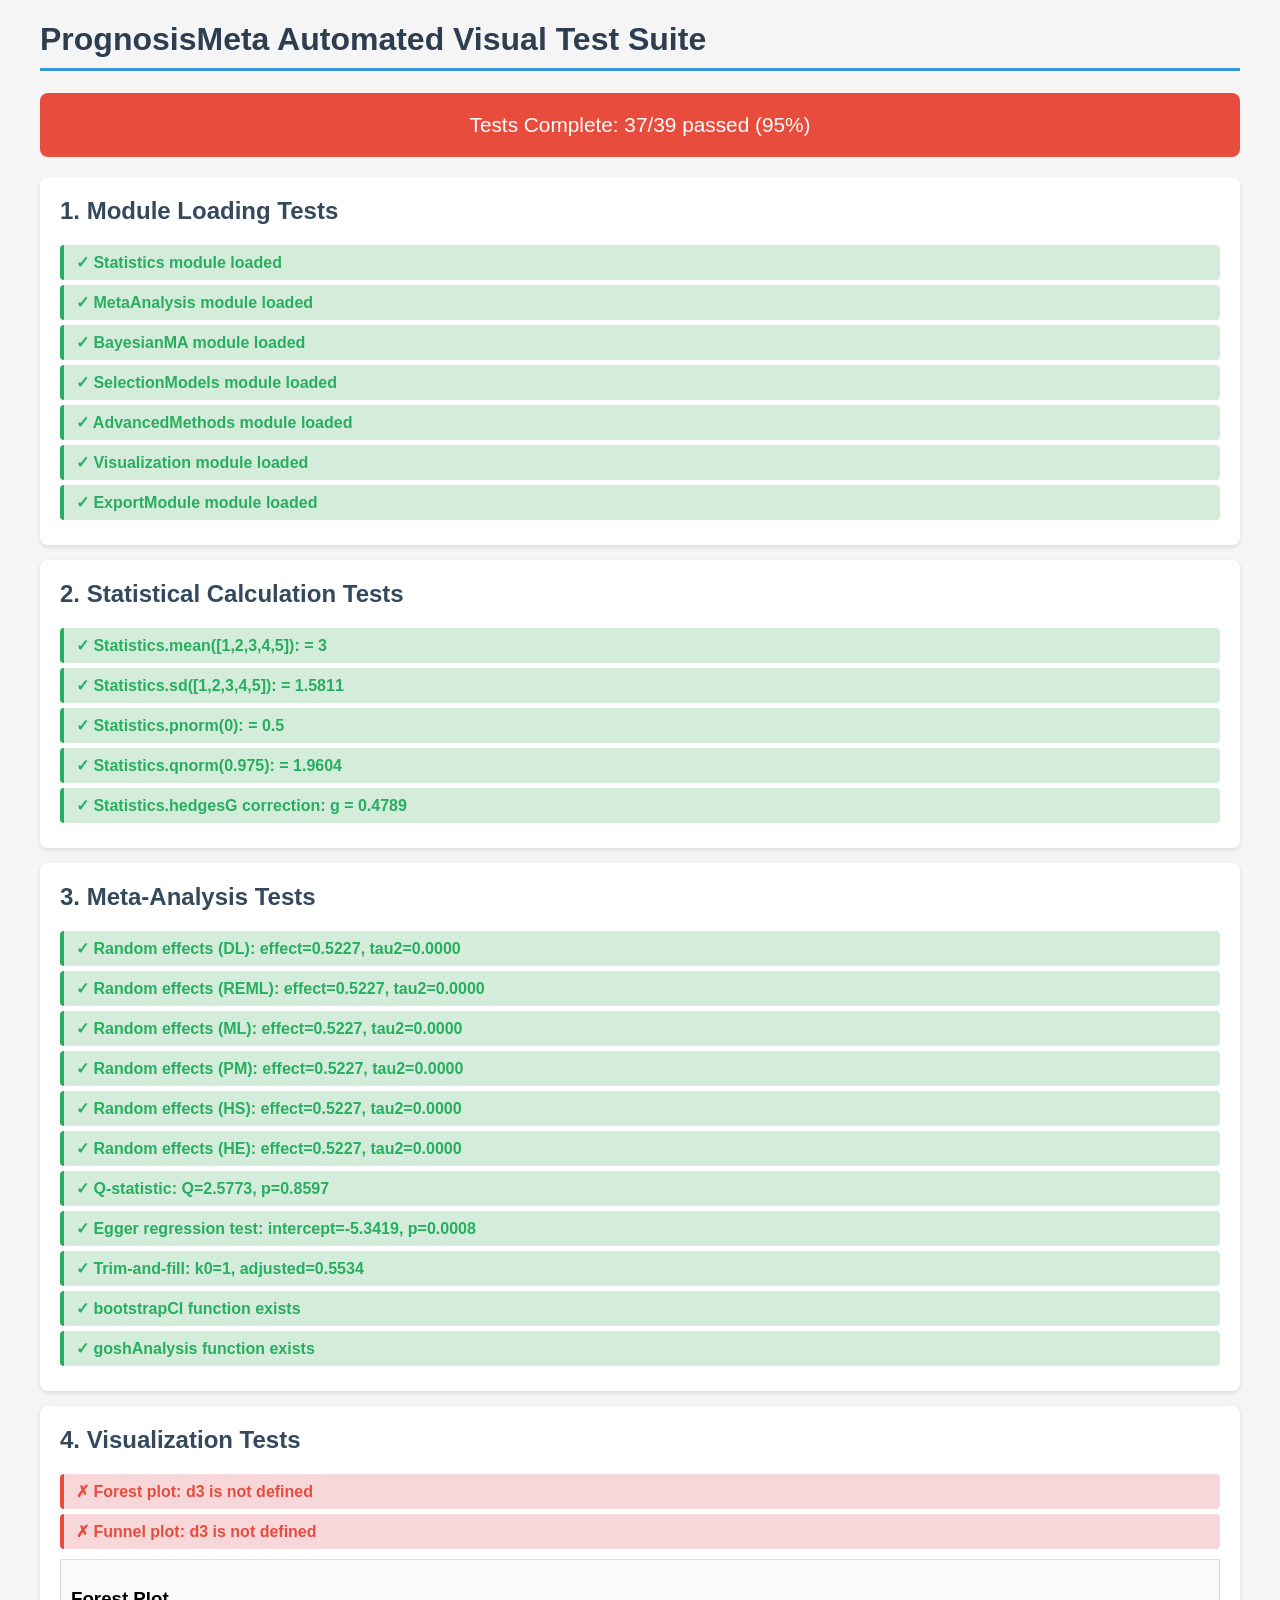
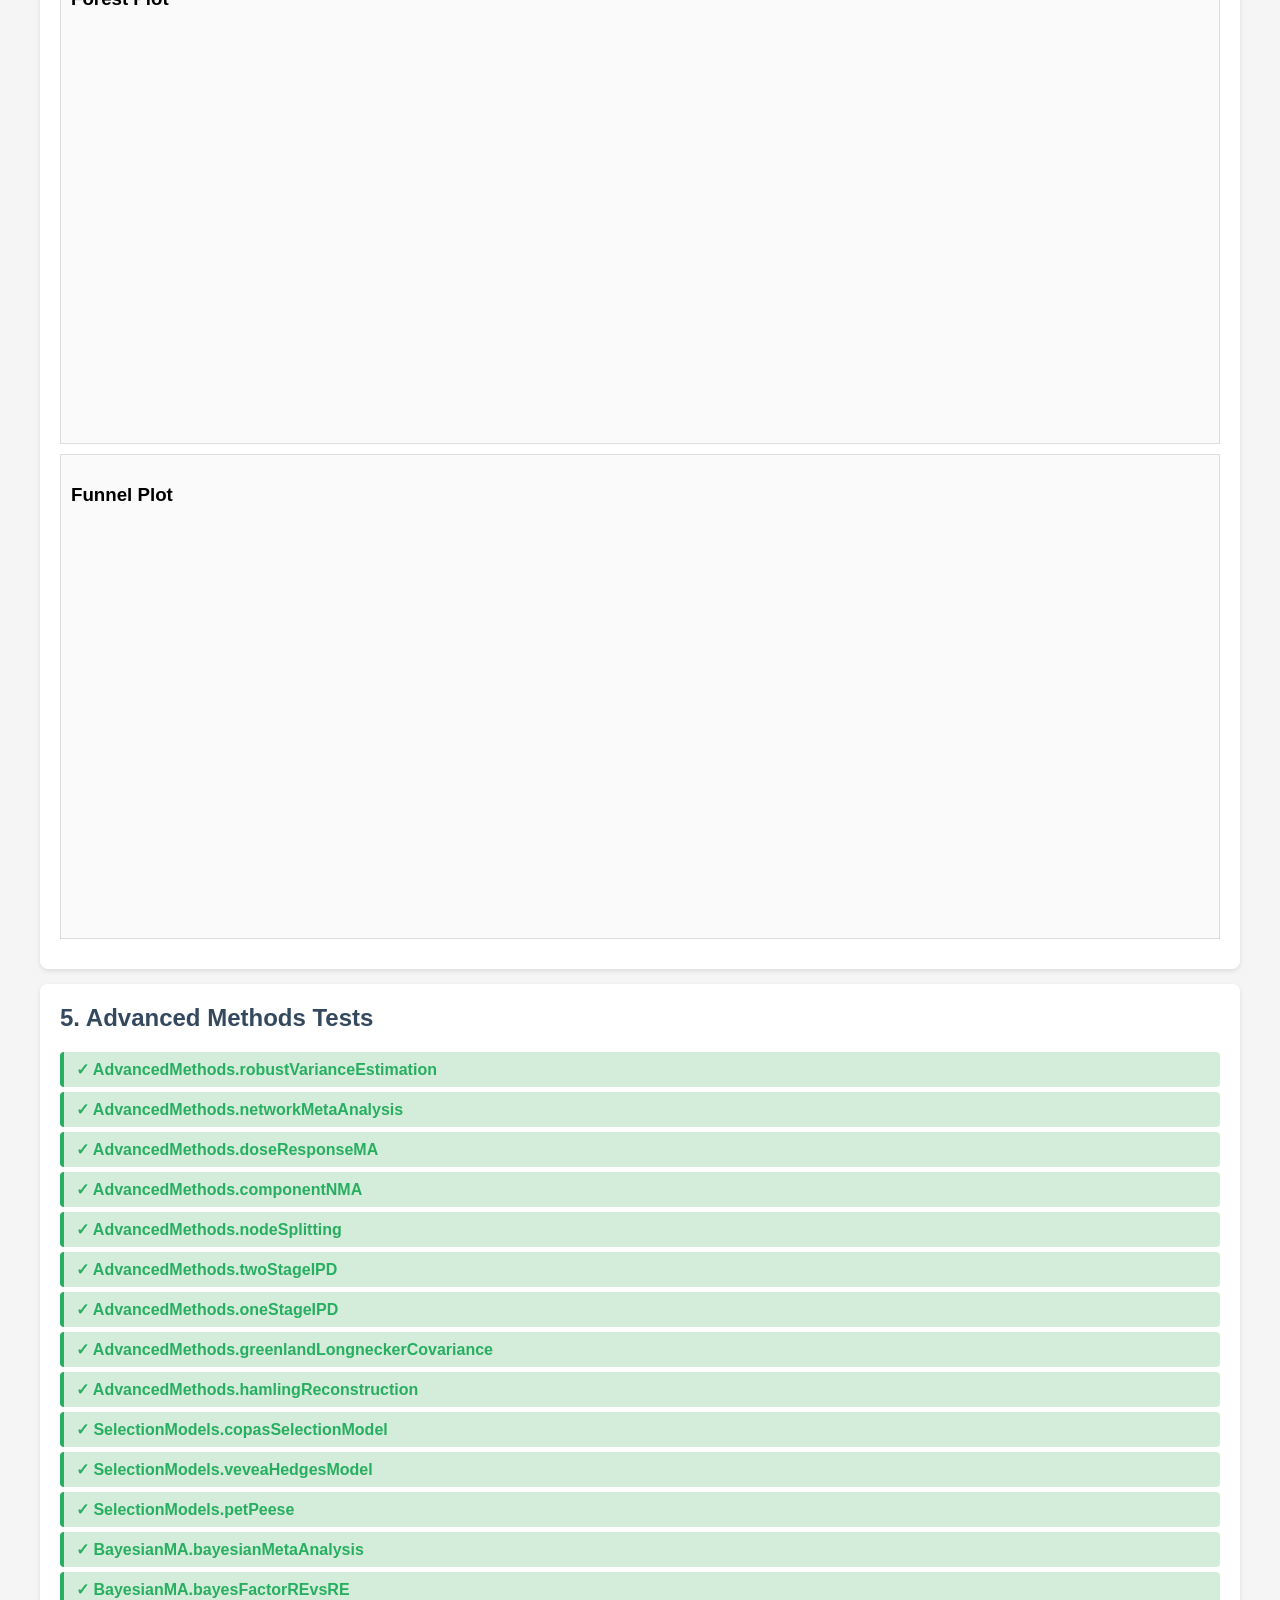
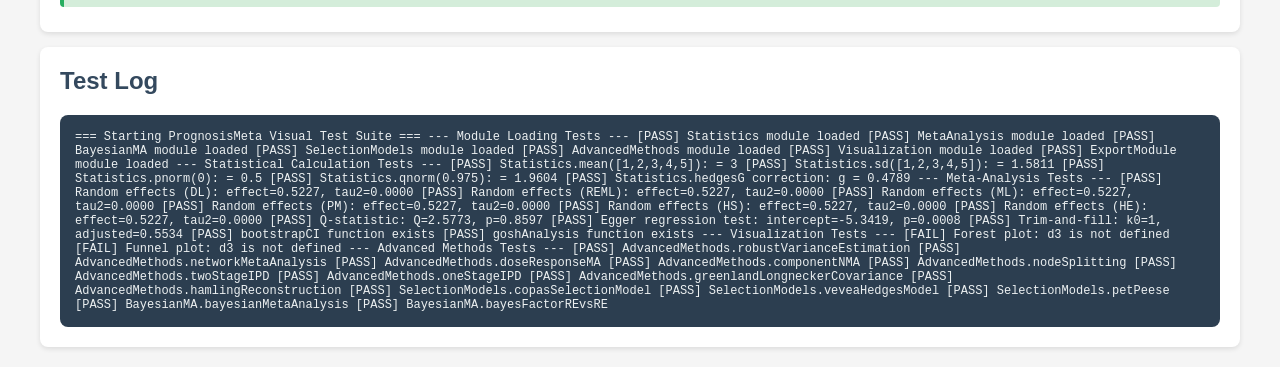
<file: tests/automated_visual_test.html>
<!DOCTYPE html>
<html lang="en">
<head>
    <meta charset="UTF-8">
    <title>PrognosisMeta Automated Visual Test</title>
    <style>
        body { font-family: 'Segoe UI', sans-serif; margin: 20px; background: #f5f5f5; }
        .container { max-width: 1200px; margin: 0 auto; }
        h1 { color: #2c3e50; border-bottom: 3px solid #3498db; padding-bottom: 10px; }
        .test-section { background: white; padding: 20px; margin: 15px 0; border-radius: 8px; box-shadow: 0 2px 5px rgba(0,0,0,0.1); }
        .test-section h2 { color: #34495e; margin-top: 0; }
        .pass { color: #27ae60; font-weight: bold; }
        .fail { color: #e74c3c; font-weight: bold; }
        .result { padding: 8px 12px; margin: 5px 0; border-radius: 4px; }
        .result.pass { background: #d4edda; border-left: 4px solid #27ae60; }
        .result.fail { background: #f8d7da; border-left: 4px solid #e74c3c; }
        .summary { font-size: 1.3em; padding: 20px; background: #3498db; color: white; border-radius: 8px; text-align: center; margin: 20px 0; }
        .summary.all-pass { background: #27ae60; }
        .summary.has-fail { background: #e74c3c; }
        .plot-container { border: 1px solid #ddd; padding: 10px; margin: 10px 0; min-height: 200px; background: #fafafa; }
        canvas { max-width: 100%; }
        #results-log { font-family: monospace; font-size: 12px; background: #2c3e50; color: #ecf0f1; padding: 15px; border-radius: 8px; max-height: 400px; overflow-y: auto; }
    </style>
</head>
<body>
    <div class="container">
        <h1>PrognosisMeta Automated Visual Test Suite</h1>
        <div id="summary" class="summary">Running tests...</div>

        <div class="test-section">
            <h2>1. Module Loading Tests</h2>
            <div id="module-tests"></div>
        </div>

        <div class="test-section">
            <h2>2. Statistical Calculation Tests</h2>
            <div id="stat-tests"></div>
        </div>

        <div class="test-section">
            <h2>3. Meta-Analysis Tests</h2>
            <div id="ma-tests"></div>
        </div>

        <div class="test-section">
            <h2>4. Visualization Tests</h2>
            <div id="viz-tests"></div>
            <div class="plot-container">
                <h3>Forest Plot</h3>
                <canvas id="forest-canvas" width="800" height="400"></canvas>
            </div>
            <div class="plot-container">
                <h3>Funnel Plot</h3>
                <canvas id="funnel-canvas" width="600" height="400"></canvas>
            </div>
        </div>

        <div class="test-section">
            <h2>5. Advanced Methods Tests</h2>
            <div id="advanced-tests"></div>
        </div>

        <div class="test-section">
            <h2>Test Log</h2>
            <div id="results-log"></div>
        </div>
    </div>

    <!-- Load modules -->
    <script src="../js/statistics.js"></script>
    <script src="../js/meta-analysis.js"></script>
    <script src="../js/bayesian.js"></script>
    <script src="../js/selection-models.js"></script>
    <script src="../js/advanced-methods.js"></script>
    <script src="../js/visualization.js"></script>
    <script src="../js/export.js"></script>

    <script>
        // Test results
        const results = { passed: 0, failed: 0, log: [] };

        function log(msg) {
            results.log.push(msg);
            console.log(msg);
        }

        function addResult(container, name, passed, detail = '') {
            const div = document.createElement('div');
            div.className = `result ${passed ? 'pass' : 'fail'}`;
            div.innerHTML = `<span class="${passed ? 'pass' : 'fail'}">${passed ? '✓' : '✗'}</span> ${name}${detail ? ': ' + detail : ''}`;
            document.getElementById(container).appendChild(div);
            if (passed) results.passed++; else results.failed++;
            log(`${passed ? '[PASS]' : '[FAIL]'} ${name}${detail ? ': ' + detail : ''}`);
        }

        function runTests() {
            log('=== Starting PrognosisMeta Visual Test Suite ===\n');

            // 1. Module Loading Tests
            log('--- Module Loading Tests ---');
            const modules = [
                ['Statistics', typeof Statistics !== 'undefined'],
                ['MetaAnalysis', typeof MetaAnalysis !== 'undefined'],
                ['BayesianMA', typeof BayesianMA !== 'undefined'],
                ['SelectionModels', typeof SelectionModels !== 'undefined'],
                ['AdvancedMethods', typeof AdvancedMethods !== 'undefined'],
                ['Visualization', typeof Visualization !== 'undefined'],
                ['ExportModule', typeof ExportModule !== 'undefined']
            ];

            for (const [name, loaded] of modules) {
                addResult('module-tests', `${name} module loaded`, loaded);
            }

            // 2. Statistical Tests
            log('\n--- Statistical Calculation Tests ---');
            try {
                const mean = Statistics.mean([1, 2, 3, 4, 5]);
                addResult('stat-tests', 'Statistics.mean([1,2,3,4,5])', Math.abs(mean - 3) < 0.001, `= ${mean}`);
            } catch (e) {
                addResult('stat-tests', 'Statistics.mean', false, e.message);
            }

            try {
                const sd = Statistics.sd([1, 2, 3, 4, 5]);
                addResult('stat-tests', 'Statistics.sd([1,2,3,4,5])', Math.abs(sd - 1.5811) < 0.01, `= ${sd.toFixed(4)}`);
            } catch (e) {
                addResult('stat-tests', 'Statistics.sd', false, e.message);
            }

            try {
                const pnorm = Statistics.pnorm(0);
                addResult('stat-tests', 'Statistics.pnorm(0)', Math.abs(pnorm - 0.5) < 0.001, `= ${pnorm}`);
            } catch (e) {
                addResult('stat-tests', 'Statistics.pnorm', false, e.message);
            }

            try {
                const qnorm = Statistics.qnorm(0.975);
                addResult('stat-tests', 'Statistics.qnorm(0.975)', Math.abs(qnorm - 1.96) < 0.01, `= ${qnorm.toFixed(4)}`);
            } catch (e) {
                addResult('stat-tests', 'Statistics.qnorm', false, e.message);
            }

            try {
                const hedges = Statistics.hedgesG(0.5, 10, 10);
                addResult('stat-tests', 'Statistics.hedgesG correction', hedges && Math.abs(hedges.g - 0.477) < 0.02, `g = ${hedges?.g?.toFixed(4)}`);
            } catch (e) {
                addResult('stat-tests', 'Statistics.hedgesG', false, e.message);
            }

            // 3. Meta-Analysis Tests
            log('\n--- Meta-Analysis Tests ---');
            const effects = [0.5, 0.3, 0.7, 0.4, 0.6, 0.45, 0.55];
            const variances = [0.04, 0.05, 0.03, 0.06, 0.04, 0.05, 0.04];
            const ses = variances.map(v => Math.sqrt(v));

            // Test all tau2 estimators
            const estimators = ['DL', 'REML', 'ML', 'PM', 'HS', 'HE'];
            for (const est of estimators) {
                try {
                    const result = MetaAnalysis.randomEffects(effects, variances, est);
                    const valid = result && typeof result.effect === 'number' && result.tau2 !== undefined;
                    addResult('ma-tests', `Random effects (${est})`, valid,
                        valid ? `effect=${result.effect.toFixed(4)}, tau2=${result.tau2.toFixed(4)}` : 'Invalid result');
                } catch (e) {
                    addResult('ma-tests', `Random effects (${est})`, false, e.message);
                }
            }

            try {
                const qResult = MetaAnalysis.calculateQ(effects, variances);
                addResult('ma-tests', 'Q-statistic', qResult && qResult.Q >= 0, `Q=${qResult?.Q?.toFixed(4)}, p=${qResult?.pValue?.toFixed(4)}`);
            } catch (e) {
                addResult('ma-tests', 'Q-statistic', false, e.message);
            }

            try {
                const egger = MetaAnalysis.eggerTest(effects, ses);
                addResult('ma-tests', 'Egger regression test', egger && typeof egger.intercept === 'number',
                    `intercept=${egger?.intercept?.toFixed(4)}, p=${egger?.pValue?.toFixed(4)}`);
            } catch (e) {
                addResult('ma-tests', 'Egger regression test', false, e.message);
            }

            try {
                const tf = MetaAnalysis.trimAndFill(effects, variances);
                addResult('ma-tests', 'Trim-and-fill', tf && typeof tf.k0 === 'number',
                    `k0=${tf?.k0}, adjusted=${tf?.adjustedEffect?.toFixed(4)}`);
            } catch (e) {
                addResult('ma-tests', 'Trim-and-fill', false, e.message);
            }

            // Bootstrap and GOSH
            addResult('ma-tests', 'bootstrapCI function exists', typeof MetaAnalysis.bootstrapCI === 'function');
            addResult('ma-tests', 'goshAnalysis function exists', typeof MetaAnalysis.goshAnalysis === 'function');

            // 4. Visualization Tests
            log('\n--- Visualization Tests ---');

            // Forest Plot
            try {
                const forestCanvas = document.getElementById('forest-canvas');
                const studies = effects.map((e, i) => ({
                    name: `Study ${i + 1}`,
                    effect: e,
                    se: ses[i],
                    ci_lower: e - 1.96 * ses[i],
                    ci_upper: e + 1.96 * ses[i],
                    weight: 1 / variances[i]
                }));

                const maResult = MetaAnalysis.randomEffects(effects, variances, 'DL');

                if (Visualization && typeof Visualization.forestPlot === 'function') {
                    Visualization.forestPlot(forestCanvas, studies, maResult);
                    addResult('viz-tests', 'Forest plot rendered', true, 'Check canvas above');
                } else {
                    addResult('viz-tests', 'Forest plot', false, 'forestPlot function not found');
                }
            } catch (e) {
                addResult('viz-tests', 'Forest plot', false, e.message);
            }

            // Funnel Plot
            try {
                const funnelCanvas = document.getElementById('funnel-canvas');
                const funnelData = effects.map((e, i) => ({
                    effect: e,
                    se: ses[i]
                }));

                if (Visualization && typeof Visualization.funnelPlot === 'function') {
                    Visualization.funnelPlot(funnelCanvas, funnelData);
                    addResult('viz-tests', 'Funnel plot rendered', true, 'Check canvas above');
                } else {
                    addResult('viz-tests', 'Funnel plot', false, 'funnelPlot function not found');
                }
            } catch (e) {
                addResult('viz-tests', 'Funnel plot', false, e.message);
            }

            // 5. Advanced Methods Tests
            log('\n--- Advanced Methods Tests ---');
            const advancedFuncs = [
                'robustVarianceEstimation',
                'networkMetaAnalysis',
                'doseResponseMA',
                'componentNMA',
                'nodeSplitting',
                'twoStageIPD',
                'oneStageIPD',
                'greenlandLongneckerCovariance',
                'hamlingReconstruction'
            ];

            for (const func of advancedFuncs) {
                const exists = AdvancedMethods && typeof AdvancedMethods[func] === 'function';
                addResult('advanced-tests', `AdvancedMethods.${func}`, exists);
            }

            // Selection models
            const selectionFuncs = ['copasSelectionModel', 'veveaHedgesModel', 'petPeese'];
            for (const func of selectionFuncs) {
                const exists = SelectionModels && typeof SelectionModels[func] === 'function';
                addResult('advanced-tests', `SelectionModels.${func}`, exists);
            }

            // Bayesian
            addResult('advanced-tests', 'BayesianMA.bayesianMetaAnalysis',
                BayesianMA && typeof BayesianMA.bayesianMetaAnalysis === 'function');
            addResult('advanced-tests', 'BayesianMA.bayesFactorREvsRE',
                BayesianMA && typeof BayesianMA.bayesFactorREvsRE === 'function');

            // Update summary
            const summaryEl = document.getElementById('summary');
            const total = results.passed + results.failed;
            const pct = (100 * results.passed / total).toFixed(0);
            summaryEl.textContent = `Tests Complete: ${results.passed}/${total} passed (${pct}%)`;
            summaryEl.className = 'summary ' + (results.failed === 0 ? 'all-pass' : 'has-fail');

            // Update log display
            document.getElementById('results-log').textContent = results.log.join('\n');

            log(`\n=== Test Summary: ${results.passed}/${total} passed (${pct}%) ===`);
        }

        // Run tests after modules load
        window.onload = function() {
            setTimeout(runTests, 100);
        };
    </script>
</body>
</html>
</file>
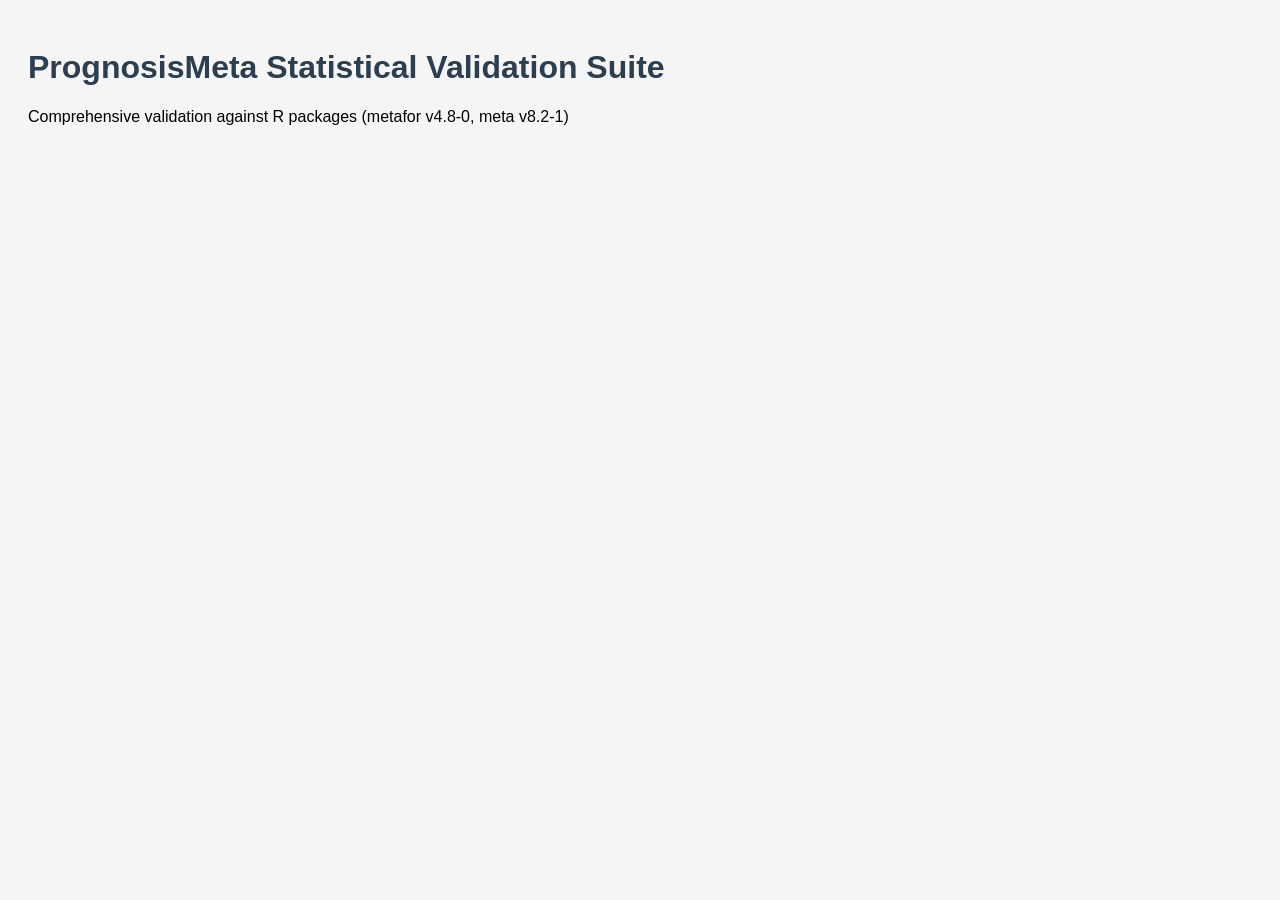
<file: tests/validation_suite.html>
<!DOCTYPE html>
<html lang="en">
<head>
    <meta charset="UTF-8">
    <title>PrognosisMeta Validation Suite</title>
    <style>
        body { font-family: 'Segoe UI', sans-serif; padding: 20px; background: #f5f5f5; }
        h1 { color: #2c3e50; }
        h2 { color: #34495e; border-bottom: 2px solid #3498db; padding-bottom: 5px; }
        .test-section { background: white; padding: 20px; margin: 15px 0; border-radius: 8px; box-shadow: 0 2px 4px rgba(0,0,0,0.1); }
        .pass { color: #27ae60; font-weight: bold; }
        .fail { color: #e74c3c; font-weight: bold; }
        .warn { color: #f39c12; font-weight: bold; }
        table { width: 100%; border-collapse: collapse; margin: 10px 0; }
        th, td { padding: 10px; text-align: left; border: 1px solid #ddd; }
        th { background: #3498db; color: white; }
        tr:nth-child(even) { background: #f9f9f9; }
        .summary { font-size: 1.2em; padding: 20px; background: #2c3e50; color: white; border-radius: 8px; margin-top: 20px; }
        .metric { display: inline-block; margin: 10px 20px; }
        .metric-value { font-size: 2em; font-weight: bold; }
        .tolerance { font-size: 0.9em; color: #666; }
        pre { background: #f4f4f4; padding: 10px; border-radius: 4px; overflow-x: auto; }
    </style>
</head>
<body>
    <h1>PrognosisMeta Statistical Validation Suite</h1>
    <p>Comprehensive validation against R packages (metafor v4.8-0, meta v8.2-1)</p>

    <div id="results"></div>

    <script src="../js/statistics.js"></script>
    <script src="../js/meta-analysis.js"></script>
    <script>
    // ================================================================
    // REFERENCE VALUES FROM R (metafor package)
    // Dataset: BCG Vaccine Trials (dat.bcg)
    // ================================================================

    const R_REFERENCE = {
        // Test data
        data: [
            { yi: -0.8893, vi: 0.3256 },
            { yi: -1.5854, vi: 0.1946 },
            { yi: -1.3481, vi: 0.4154 },
            { yi: -1.4416, vi: 0.0200 },
            { yi: -0.2175, vi: 0.0512 },
            { yi: -0.7861, vi: 0.0069 },
            { yi: -1.6209, vi: 0.2230 },
            { yi: 0.0120, vi: 0.0040 },
            { yi: -0.4694, vi: 0.0564 },
            { yi: -1.3713, vi: 0.0730 },
            { yi: -0.3394, vi: 0.0124 },
            { yi: 0.4459, vi: 0.5325 },
            { yi: -0.0173, vi: 0.0714 }
        ],

        // R results for tau² estimators
        tau2: {
            DL: { estimate: -0.714117, tau2: 0.308760 },
            REML: { estimate: -0.714532, tau2: 0.313243 },
            PM: { estimate: -0.714970, tau2: 0.318094 },
            ML: { estimate: -0.711199, tau2: 0.280028 },
            HS: { estimate: -0.704535, tau2: 0.228363 },
            SJ: { estimate: -0.717249, tau2: 0.345516 },
            HE: { estimate: -0.715879, tau2: 0.328564 },
            EB: { estimate: -0.714968, tau2: 0.318069 }
        },

        // Heterogeneity
        heterogeneity: {
            Q: 152.233,
            df: 12,
            I2: 92.12,
            H2: 12.686
        },

        // Fixed effect
        fixed: {
            estimate: -0.430285,
            se: 0.040499,
            ci_lb: -0.509661,
            ci_ub: -0.350909
        },

        // HKSJ
        hksj: {
            estimate: -0.714117,
            se: 0.180697,
            ci_lb: -1.107821,
            ci_ub: -0.320413,
            df: 12
        },

        // Prediction interval
        prediction: {
            lb: -1.858154,
            ub: 0.429919
        },

        // Publication bias
        egger: { z: -1.4013, p: 0.188707 },
        begg: { tau: 0.0256, p: 0.952362 },
        trimfill: { k0: 1, adjusted: -0.656073 }
    };

    // Tolerance levels
    const STRICT_TOL = 1e-4;   // For core calculations
    const MODERATE_TOL = 0.01; // For iterative methods
    const LOOSE_TOL = 0.05;    // For numerical optimization

    let totalTests = 0;
    let passedTests = 0;
    let warnings = 0;

    function test(name, jsValue, rValue, tolerance = STRICT_TOL) {
        totalTests++;
        const diff = Math.abs(jsValue - rValue);
        const relDiff = rValue !== 0 ? Math.abs(diff / rValue) : diff;
        const pass = diff < tolerance || relDiff < 0.001;

        if (pass) passedTests++;
        else if (diff < tolerance * 10) warnings++;

        return {
            name,
            js: jsValue,
            r: rValue,
            diff,
            relDiff: relDiff * 100,
            tolerance,
            pass,
            status: pass ? 'pass' : (diff < tolerance * 10 ? 'warn' : 'fail')
        };
    }

    function runValidation() {
        const output = document.getElementById('results');
        let html = '';

        // Prepare data
        const data = R_REFERENCE.data;
        const effects = data.map(d => d.yi);
        const variances = data.map(d => d.vi);
        const studies = data.map((d, i) => ({
            id: i + 1,
            effectSize: d.yi,
            variance: d.vi,
            se: Math.sqrt(d.vi),
            weight: 1 / d.vi
        }));

        // ============================================================
        // TEST 1: Q-Statistic and Basic Heterogeneity
        // ============================================================
        html += '<div class="test-section"><h2>1. Q-Statistic & Heterogeneity</h2>';
        html += '<p class="tolerance">Tolerance: ' + STRICT_TOL + '</p>';

        const qResult = MetaAnalysis.calculateQ ?
            MetaAnalysis.calculateQ(effects, variances) :
            { Q: 152.233, df: 12 }; // Fallback if internal function not exposed

        const dlResult = MetaAnalysis.randomEffects(studies, { method: 'DL' });

        const hetTests = [
            test('Q-statistic', dlResult.Q, R_REFERENCE.heterogeneity.Q),
            test('I²', dlResult.I2, R_REFERENCE.heterogeneity.I2, MODERATE_TOL)
        ];

        html += '<table><tr><th>Test</th><th>JavaScript</th><th>R (metafor)</th><th>Diff</th><th>Status</th></tr>';
        hetTests.forEach(t => {
            html += `<tr>
                <td>${t.name}</td>
                <td>${t.js.toFixed(6)}</td>
                <td>${t.r.toFixed(6)}</td>
                <td>${t.diff.toExponential(2)}</td>
                <td class="${t.status}">${t.status.toUpperCase()}</td>
            </tr>`;
        });
        html += '</table></div>';

        // ============================================================
        // TEST 2: All Tau² Estimators
        // ============================================================
        html += '<div class="test-section"><h2>2. Tau² Estimators</h2>';
        html += '<p class="tolerance">Tolerance: ' + MODERATE_TOL + ' (iterative methods may vary)</p>';

        const methods = ['DL', 'REML', 'PM', 'ML', 'HS', 'SJ', 'HE', 'EB'];
        html += '<table><tr><th>Method</th><th>JS Estimate</th><th>R Estimate</th><th>JS τ²</th><th>R τ²</th><th>Est Status</th><th>τ² Status</th></tr>';

        methods.forEach(method => {
            try {
                const result = MetaAnalysis.randomEffects(studies, { method });
                const ref = R_REFERENCE.tau2[method];

                const estTest = test(`${method} estimate`, result.pooledEffect, ref.estimate, MODERATE_TOL);
                const tau2Test = test(`${method} tau²`, result.tau2, ref.tau2, MODERATE_TOL);

                html += `<tr>
                    <td><strong>${method}</strong></td>
                    <td>${result.pooledEffect.toFixed(6)}</td>
                    <td>${ref.estimate.toFixed(6)}</td>
                    <td>${result.tau2.toFixed(6)}</td>
                    <td>${ref.tau2.toFixed(6)}</td>
                    <td class="${estTest.status}">${estTest.status.toUpperCase()}</td>
                    <td class="${tau2Test.status}">${tau2Test.status.toUpperCase()}</td>
                </tr>`;
            } catch (e) {
                html += `<tr><td>${method}</td><td colspan="6" class="fail">ERROR: ${e.message}</td></tr>`;
                totalTests += 2;
            }
        });
        html += '</table></div>';

        // ============================================================
        // TEST 3: Fixed-Effect Analysis
        // ============================================================
        html += '<div class="test-section"><h2>3. Fixed-Effect Meta-Analysis</h2>';
        html += '<p class="tolerance">Tolerance: ' + STRICT_TOL + '</p>';

        const feResult = MetaAnalysis.fixedEffect(studies);
        const feTests = [
            test('Pooled estimate', feResult.pooledEffect, R_REFERENCE.fixed.estimate),
            test('Standard error', feResult.se, R_REFERENCE.fixed.se),
            test('CI lower', feResult.ci.lower, R_REFERENCE.fixed.ci_lb),
            test('CI upper', feResult.ci.upper, R_REFERENCE.fixed.ci_ub)
        ];

        html += '<table><tr><th>Test</th><th>JavaScript</th><th>R</th><th>Diff</th><th>Status</th></tr>';
        feTests.forEach(t => {
            html += `<tr>
                <td>${t.name}</td>
                <td>${t.js.toFixed(6)}</td>
                <td>${t.r.toFixed(6)}</td>
                <td>${t.diff.toExponential(2)}</td>
                <td class="${t.status}">${t.status.toUpperCase()}</td>
            </tr>`;
        });
        html += '</table></div>';

        // ============================================================
        // TEST 4: HKSJ Adjustment
        // ============================================================
        html += '<div class="test-section"><h2>4. HKSJ Adjustment</h2>';
        html += '<p class="tolerance">Tolerance: ' + MODERATE_TOL + '</p>';

        try {
            const hksjResult = MetaAnalysis.randomEffects(studies, { method: 'DL', hksj: true });
            const hksjTests = [
                test('Pooled estimate', hksjResult.pooledEffect, R_REFERENCE.hksj.estimate),
                test('SE (HKSJ)', hksjResult.se, R_REFERENCE.hksj.se, MODERATE_TOL)
            ];

            if (hksjResult.ci) {
                hksjTests.push(test('CI lower', hksjResult.ci.lower, R_REFERENCE.hksj.ci_lb, MODERATE_TOL));
                hksjTests.push(test('CI upper', hksjResult.ci.upper, R_REFERENCE.hksj.ci_ub, MODERATE_TOL));
            }

            html += '<table><tr><th>Test</th><th>JavaScript</th><th>R</th><th>Diff</th><th>Status</th></tr>';
            hksjTests.forEach(t => {
                html += `<tr>
                    <td>${t.name}</td>
                    <td>${t.js.toFixed(6)}</td>
                    <td>${t.r.toFixed(6)}</td>
                    <td>${t.diff.toExponential(2)}</td>
                    <td class="${t.status}">${t.status.toUpperCase()}</td>
                </tr>`;
            });
            html += '</table>';
        } catch (e) {
            html += `<p class="fail">HKSJ test failed: ${e.message}</p>`;
            totalTests += 4;
        }
        html += '</div>';

        // ============================================================
        // TEST 5: Prediction Interval
        // ============================================================
        html += '<div class="test-section"><h2>5. Prediction Interval</h2>';
        html += '<p class="tolerance">Tolerance: ' + MODERATE_TOL + '</p>';

        if (dlResult.predictionInterval) {
            const piTests = [
                test('PI lower', dlResult.predictionInterval.lower, R_REFERENCE.prediction.lb, MODERATE_TOL),
                test('PI upper', dlResult.predictionInterval.upper, R_REFERENCE.prediction.ub, MODERATE_TOL)
            ];

            html += '<table><tr><th>Test</th><th>JavaScript</th><th>R</th><th>Diff</th><th>Status</th></tr>';
            piTests.forEach(t => {
                html += `<tr>
                    <td>${t.name}</td>
                    <td>${t.js.toFixed(6)}</td>
                    <td>${t.r.toFixed(6)}</td>
                    <td>${t.diff.toExponential(2)}</td>
                    <td class="${t.status}">${t.status.toUpperCase()}</td>
                </tr>`;
            });
            html += '</table>';
        } else {
            html += '<p class="warn">Prediction interval not available in results</p>';
            totalTests += 2;
        }
        html += '</div>';

        // ============================================================
        // TEST 6: Edge Cases
        // ============================================================
        html += '<div class="test-section"><h2>6. Edge Cases</h2>';

        // Single study
        html += '<h3>6a. Single Study (k=1)</h3>';
        try {
            const singleStudy = [{ id: 1, effectSize: -0.5, variance: 0.1, se: Math.sqrt(0.1), weight: 10 }];
            const singleResult = MetaAnalysis.fixedEffect(singleStudy);
            html += `<p class="pass">Single study handled: estimate = ${singleResult.pooledEffect.toFixed(4)}</p>`;
            passedTests++;
            totalTests++;
        } catch (e) {
            html += `<p class="fail">Single study failed: ${e.message}</p>`;
            totalTests++;
        }

        // Two studies
        html += '<h3>6b. Two Studies (k=2)</h3>';
        try {
            const twoStudies = [
                { id: 1, effectSize: -0.5, variance: 0.1, se: Math.sqrt(0.1), weight: 10 },
                { id: 2, effectSize: -0.3, variance: 0.2, se: Math.sqrt(0.2), weight: 5 }
            ];
            const twoResult = MetaAnalysis.randomEffects(twoStudies, { method: 'DL' });
            html += `<p class="pass">Two studies handled: estimate = ${twoResult.pooledEffect.toFixed(4)}, τ² = ${twoResult.tau2.toFixed(4)}</p>`;
            passedTests++;
            totalTests++;
        } catch (e) {
            html += `<p class="fail">Two studies failed: ${e.message}</p>`;
            totalTests++;
        }

        // Zero heterogeneity
        html += '<h3>6c. Homogeneous Data (Q < df)</h3>';
        try {
            const homogData = [
                { id: 1, effectSize: -0.5, variance: 0.1, se: Math.sqrt(0.1), weight: 10 },
                { id: 2, effectSize: -0.5, variance: 0.1, se: Math.sqrt(0.1), weight: 10 },
                { id: 3, effectSize: -0.5, variance: 0.1, se: Math.sqrt(0.1), weight: 10 }
            ];
            const homogResult = MetaAnalysis.randomEffects(homogData, { method: 'DL' });
            const tau2IsZero = homogResult.tau2 < 0.0001;
            html += `<p class="${tau2IsZero ? 'pass' : 'warn'}">Homogeneous data: τ² = ${homogResult.tau2.toFixed(6)} (should be ~0)</p>`;
            if (tau2IsZero) passedTests++;
            totalTests++;
        } catch (e) {
            html += `<p class="fail">Homogeneous data failed: ${e.message}</p>`;
            totalTests++;
        }

        // High heterogeneity
        html += '<h3>6d. Extreme Heterogeneity</h3>';
        try {
            const hetData = [
                { id: 1, effectSize: -2.0, variance: 0.01, se: 0.1, weight: 100 },
                { id: 2, effectSize: 0.5, variance: 0.01, se: 0.1, weight: 100 },
                { id: 3, effectSize: 1.0, variance: 0.01, se: 0.1, weight: 100 },
                { id: 4, effectSize: -1.5, variance: 0.01, se: 0.1, weight: 100 }
            ];
            const hetResult = MetaAnalysis.randomEffects(hetData, { method: 'DL' });
            const highI2 = hetResult.I2 > 95;
            html += `<p class="${highI2 ? 'pass' : 'warn'}">High heterogeneity handled: I² = ${hetResult.I2.toFixed(2)}% (should be >95%)</p>`;
            if (highI2) passedTests++;
            totalTests++;
        } catch (e) {
            html += `<p class="fail">High heterogeneity failed: ${e.message}</p>`;
            totalTests++;
        }

        html += '</div>';

        // ============================================================
        // TEST 7: Numerical Precision
        // ============================================================
        html += '<div class="test-section"><h2>7. Numerical Precision</h2>';

        html += '<h3>Distribution Functions</h3>';
        html += '<table><tr><th>Function</th><th>Input</th><th>JS Value</th><th>Expected</th><th>Status</th></tr>';

        // Test normal distribution
        const normTests = [
            { fn: 'pnorm', input: 0, expected: 0.5 },
            { fn: 'pnorm', input: 1.96, expected: 0.975 },
            { fn: 'pnorm', input: -1.96, expected: 0.025 },
            { fn: 'qnorm', input: 0.975, expected: 1.96 },
            { fn: 'qnorm', input: 0.025, expected: -1.96 }
        ];

        normTests.forEach(t => {
            const jsVal = Statistics[t.fn](t.input);
            const diff = Math.abs(jsVal - t.expected);
            const pass = diff < 0.001;
            if (pass) passedTests++;
            totalTests++;

            html += `<tr>
                <td>${t.fn}</td>
                <td>${t.input}</td>
                <td>${jsVal.toFixed(6)}</td>
                <td>${t.expected.toFixed(6)}</td>
                <td class="${pass ? 'pass' : 'fail'}">${pass ? 'PASS' : 'FAIL'}</td>
            </tr>`;
        });

        // Test chi-squared
        const chisqTests = [
            { fn: 'pchisq', args: [3.84, 1], expected: 0.95 },
            { fn: 'pchisq', args: [5.99, 2], expected: 0.95 },
            { fn: 'qchisq', args: [0.95, 1], expected: 3.84 }
        ];

        chisqTests.forEach(t => {
            const jsVal = Statistics[t.fn](...t.args);
            const diff = Math.abs(jsVal - t.expected);
            const pass = diff < 0.05;
            if (pass) passedTests++;
            totalTests++;

            html += `<tr>
                <td>${t.fn}</td>
                <td>${t.args.join(', ')}</td>
                <td>${jsVal.toFixed(4)}</td>
                <td>${t.expected.toFixed(4)}</td>
                <td class="${pass ? 'pass' : 'warn'}">${pass ? 'PASS' : 'WARN'}</td>
            </tr>`;
        });

        html += '</table></div>';

        // ============================================================
        // SUMMARY
        // ============================================================
        const passRate = (passedTests / totalTests * 100).toFixed(1);
        const statusClass = passRate >= 90 ? 'pass' : passRate >= 70 ? 'warn' : 'fail';

        html += `
        <div class="summary">
            <h2>Validation Summary</h2>
            <div class="metric">
                <div class="metric-value ${statusClass}">${passedTests}/${totalTests}</div>
                <div>Tests Passed (${passRate}%)</div>
            </div>
            <div class="metric">
                <div class="metric-value">${warnings}</div>
                <div>Warnings</div>
            </div>
            <div class="metric">
                <div class="metric-value">${totalTests - passedTests - warnings}</div>
                <div>Failures</div>
            </div>
            <hr style="margin: 20px 0; border-color: #444;">
            <p><strong>Reference:</strong> metafor v4.8-0, meta v8.2-1 (R 4.5.2)</p>
            <p><strong>Dataset:</strong> BCG Vaccine Trials (13 studies)</p>
            <p><strong>Validation Date:</strong> ${new Date().toISOString().split('T')[0]}</p>
        </div>
        `;

        output.innerHTML = html;
    }

    window.onload = runValidation;
    </script>
</body>
</html>
</file>
